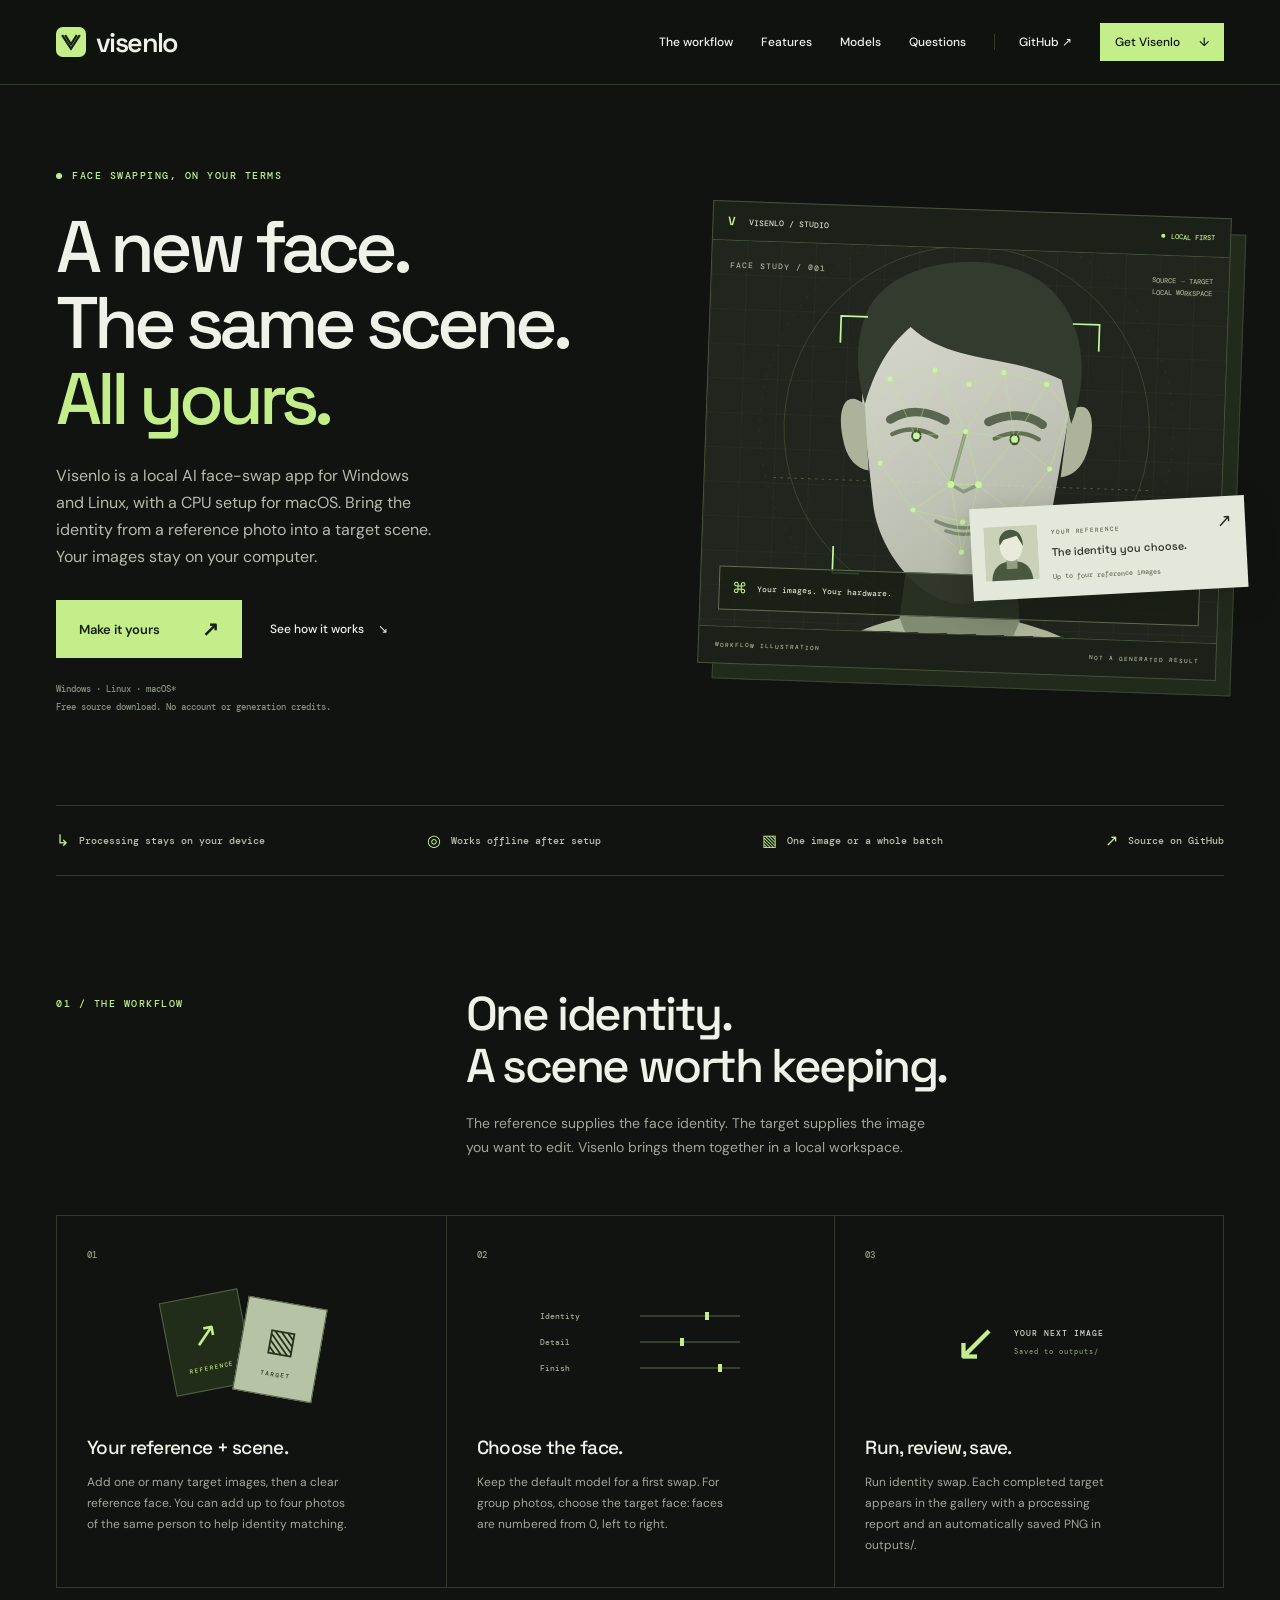
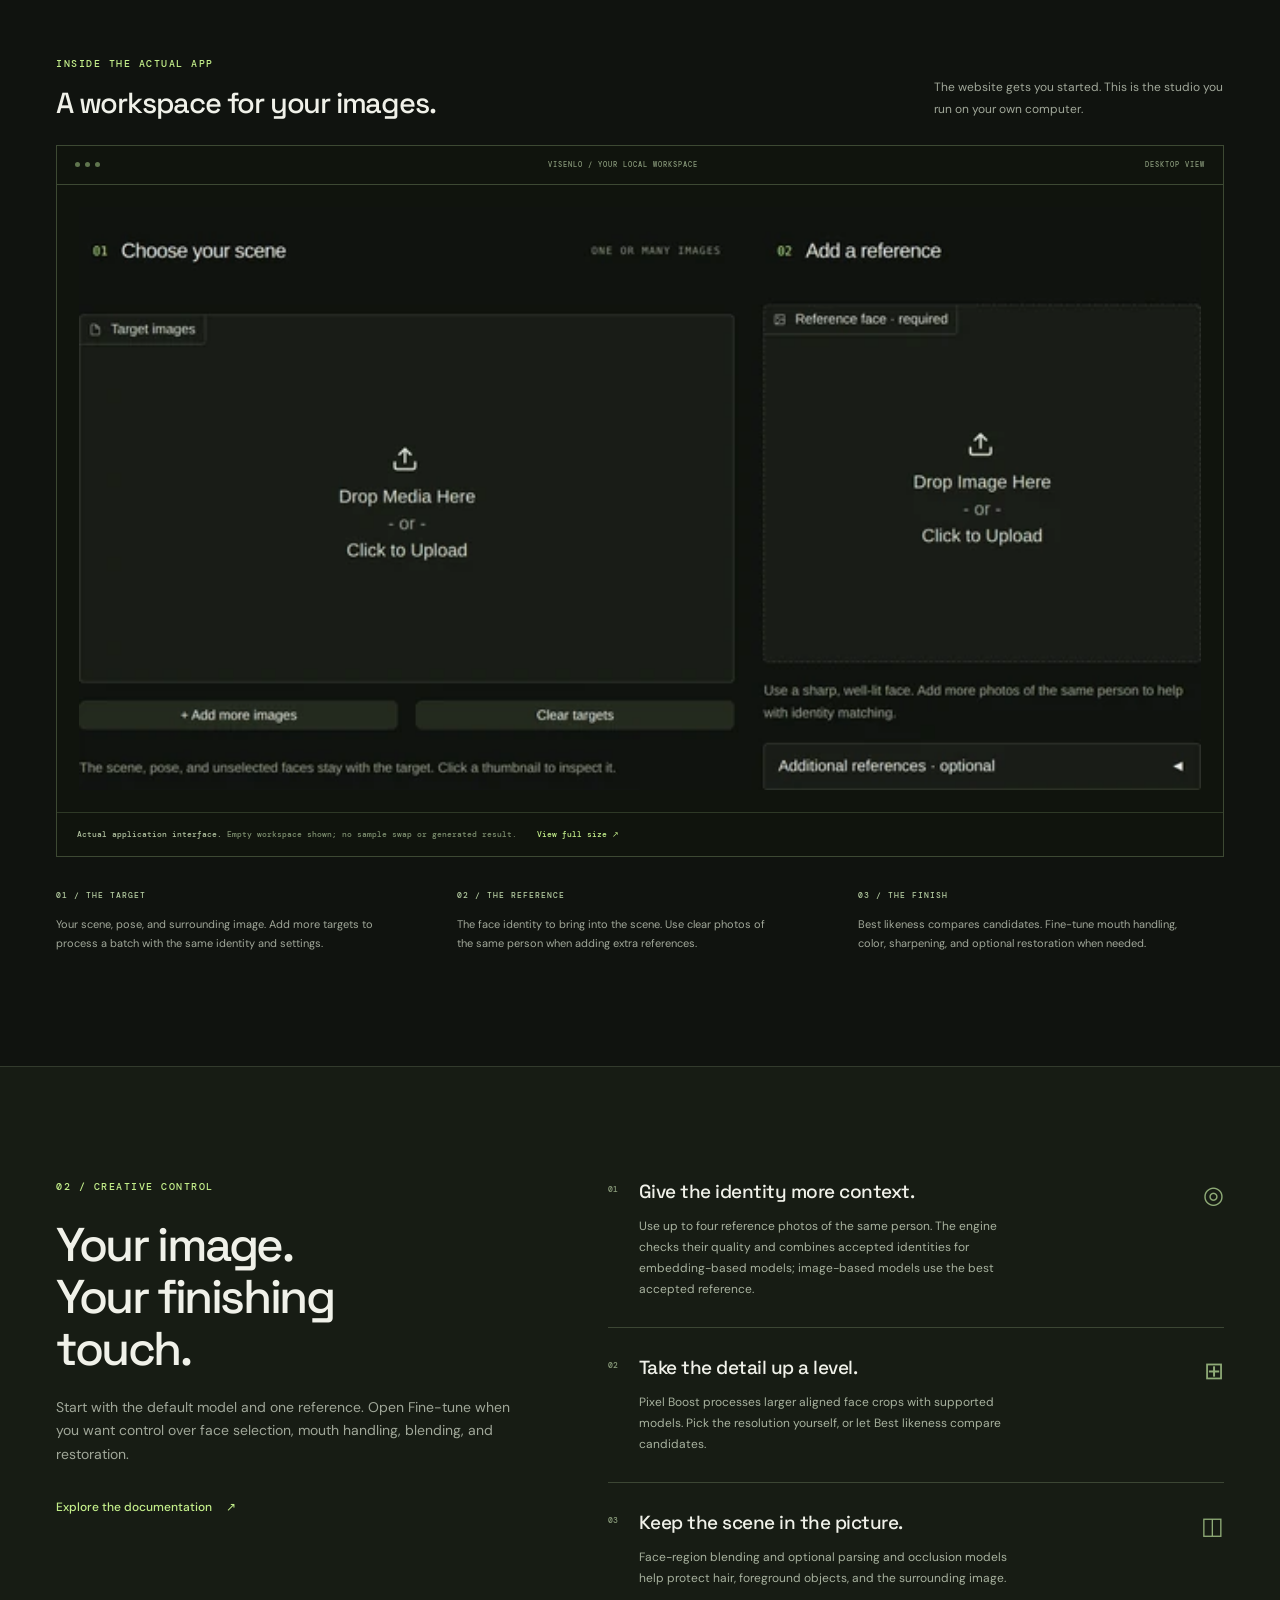
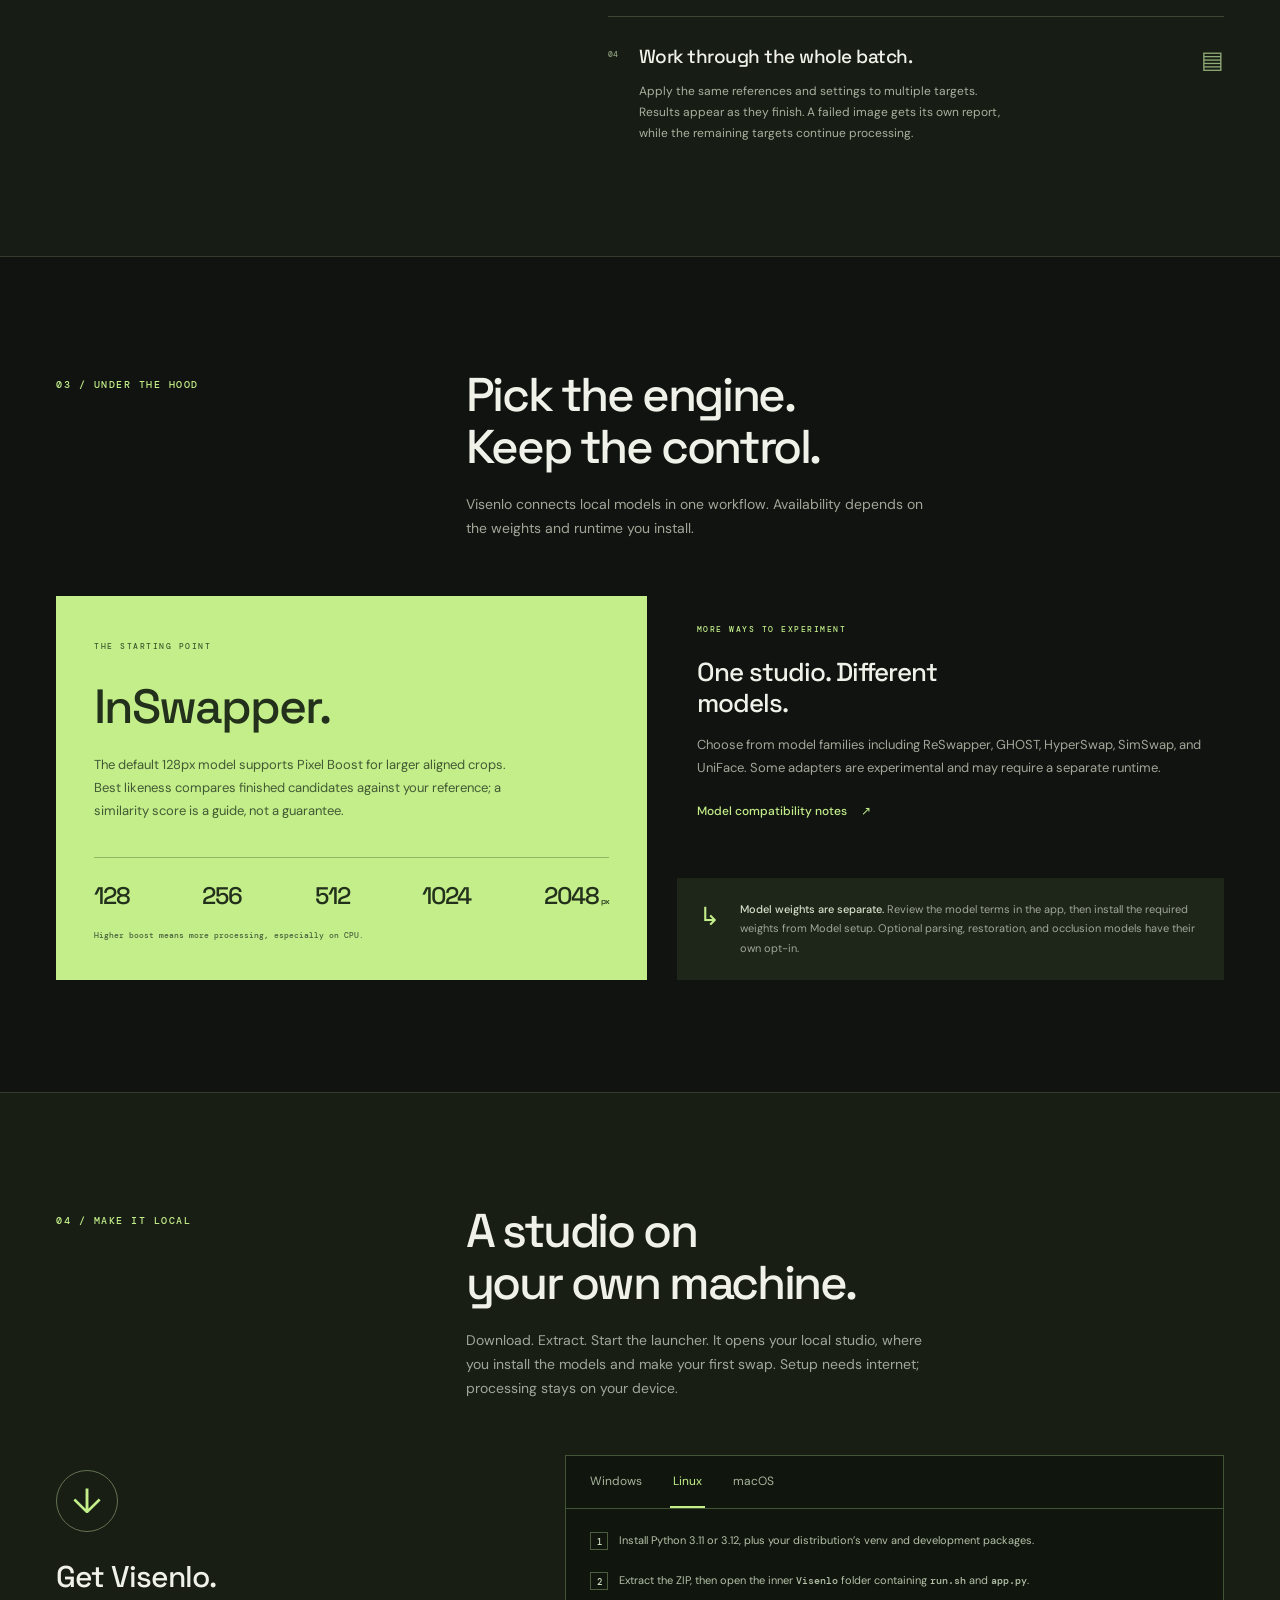
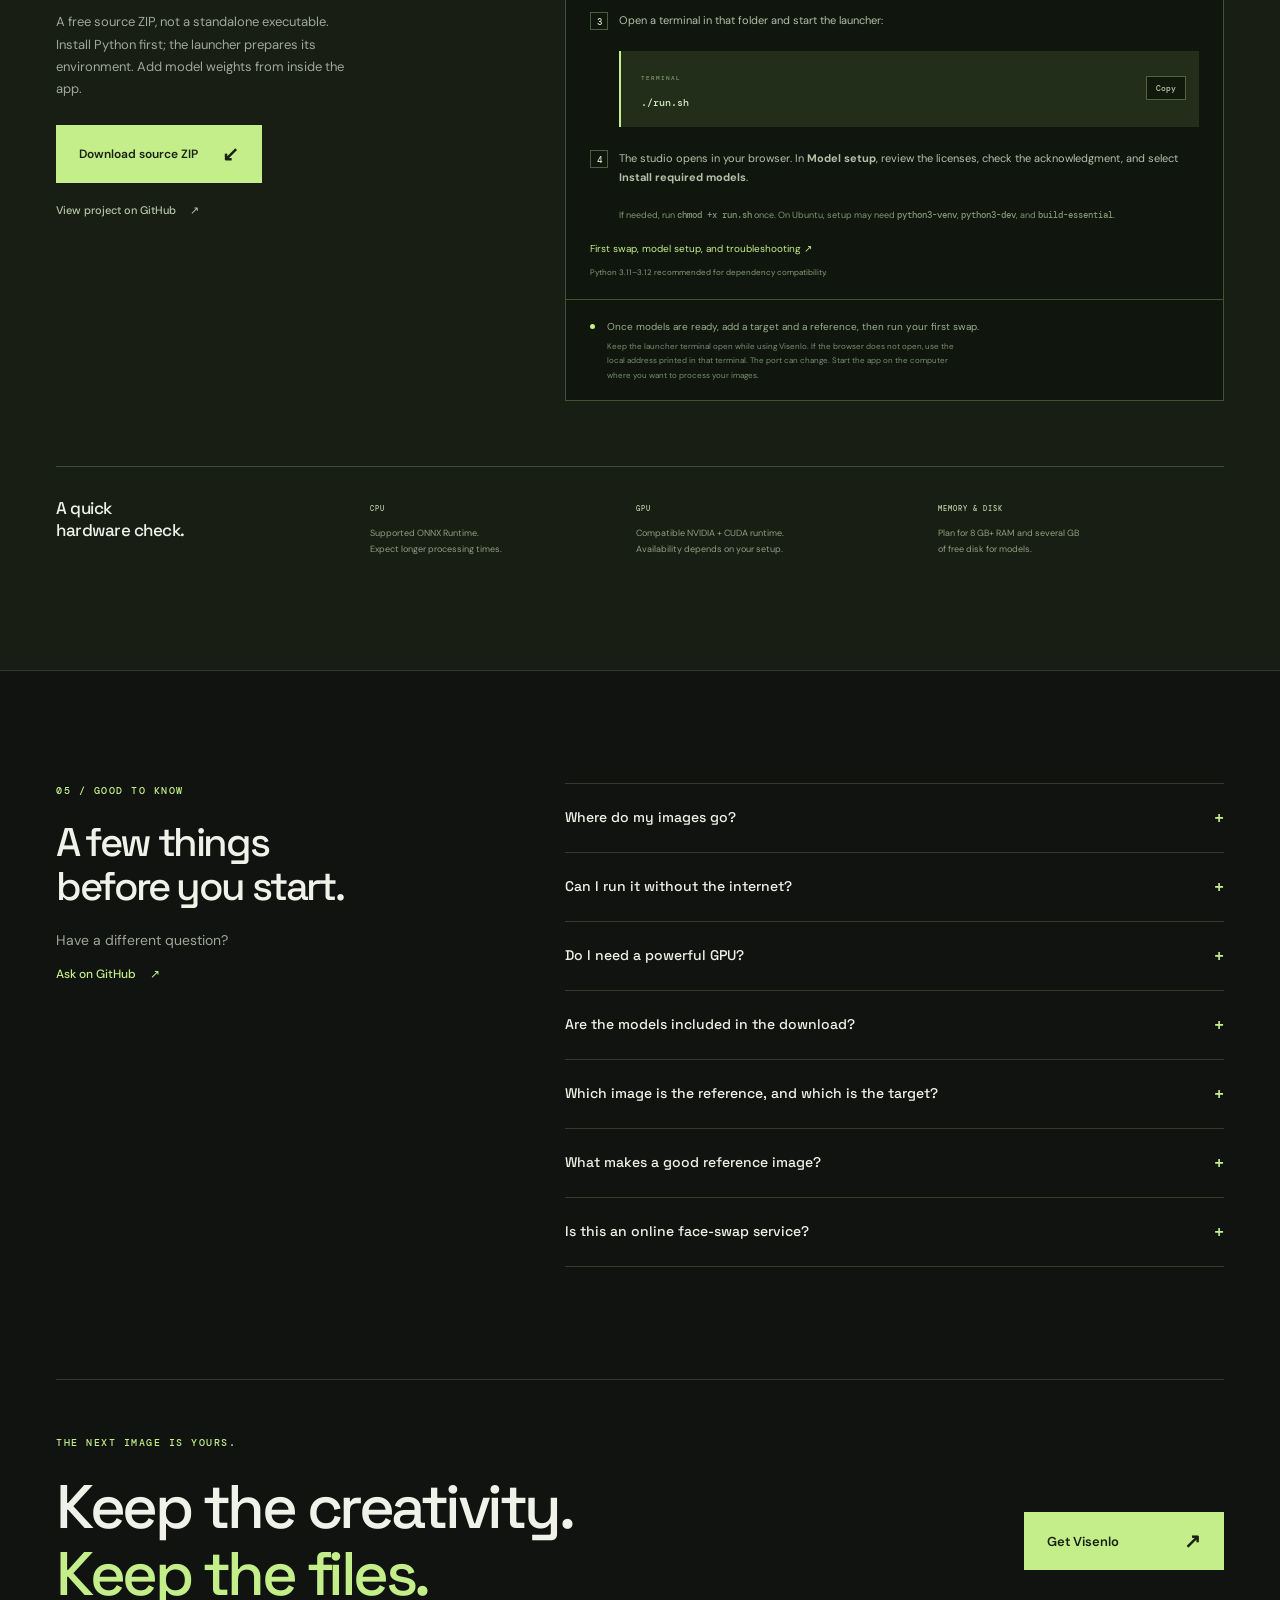
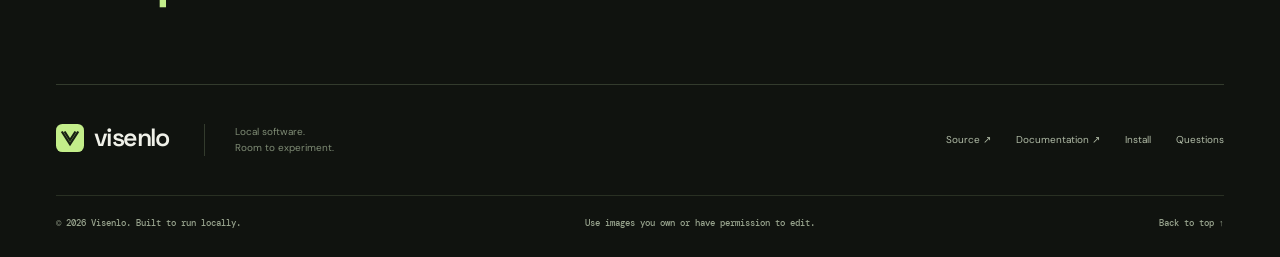
<file: index.html>
<!doctype html>
<html lang="en">
  <head>
    <meta charset="UTF-8" />
    <meta name="viewport" content="width=device-width, initial-scale=1.0" />
    <title>Visenlo | Local AI Face Swap for Windows &amp; Linux</title>
    <meta name="description" content="Run AI face swaps locally on Windows or Linux with Visenlo. Use up to four references, process batches, and work offline after installing the required models." />
    <meta name="author" content="Visenlo" />
    <meta name="robots" content="index, follow, max-image-preview:large" />
    <meta name="theme-color" content="#10130f" />
    <meta name="google-site-verification" content="0732bed172a36bf8" />
    <link rel="canonical" href="https://reactor-web-seven.vercel.app/" />
    <!-- Open Graph -->
    <meta property="og:type" content="website" />
    <meta property="og:site_name" content="Visenlo" />
    <meta property="og:title" content="Visenlo | Local AI Face Swap for Windows &amp; Linux" />
    <meta property="og:description" content="Run AI face swaps locally on Windows or Linux with Visenlo. Use up to four references, process batches, and work offline after installing the required models." />
    <meta property="og:url" content="https://reactor-web-seven.vercel.app/" />
    <meta property="og:image" content="https://reactor-web-seven.vercel.app/assets/social-card.png" />
    <meta property="og:image:width" content="1200" />
    <meta property="og:image:height" content="630" />
    <meta property="og:image:alt" content="Visenlo local studio with a face-landmark workflow illustration" />
    <meta property="og:locale" content="en_US" />
    <!-- Twitter -->
    <meta name="twitter:card" content="summary_large_image" />
    <meta name="twitter:title" content="Visenlo | Local AI Face Swap for Windows &amp; Linux" />
    <meta name="twitter:description" content="Run AI face swaps locally on Windows or Linux with Visenlo. Use up to four references, process batches, and work offline after installing the required models." />
    <meta name="twitter:image" content="https://reactor-web-seven.vercel.app/assets/social-card.png" />
    <meta name="twitter:image:alt" content="Visenlo local face-swap studio workflow illustration" />
    <link rel="icon" href="assets/mark.svg" type="image/svg+xml" />
    <link rel="preload" href="assets/space-grotesk.woff2" as="font" type="font/woff2" crossorigin />
    <link rel="stylesheet" href="styles.css" />
    <script src="site.js" defer></script>
    <script type="application/ld+json">
{
  "@context": "https://schema.org",
  "@graph": [
    {
      "@type": "Organization",
      "@id": "https://reactor-web-seven.vercel.app/#project",
      "name": "Visenlo",
      "url": "https://reactor-web-seven.vercel.app/",
      "logo": {
        "@type": "ImageObject",
        "url": "https://reactor-web-seven.vercel.app/assets/mark.svg"
      },
      "sameAs": [
        "https://github.com/Mevinb/Visenlo"
      ]
    },
    {
      "@type": "WebSite",
      "@id": "https://reactor-web-seven.vercel.app/#website",
      "url": "https://reactor-web-seven.vercel.app/",
      "name": "Visenlo",
      "inLanguage": "en",
      "publisher": {
        "@id": "https://reactor-web-seven.vercel.app/#project"
      }
    },
    {
      "@type": "ImageObject",
      "@id": "https://reactor-web-seven.vercel.app/#social-image",
      "url": "https://reactor-web-seven.vercel.app/assets/social-card.png",
      "width": 1200,
      "height": 630,
      "caption": "Visenlo local face-swap studio workflow illustration"
    },
    {
      "@type": "WebPage",
      "@id": "https://reactor-web-seven.vercel.app/#webpage",
      "url": "https://reactor-web-seven.vercel.app/",
      "name": "Visenlo | Local AI Face Swap for Windows & Linux",
      "description": "Run AI face swaps locally on Windows or Linux with Visenlo. Use up to four references, process batches, and work offline after installing the required models.",
      "inLanguage": "en",
      "isPartOf": {
        "@id": "https://reactor-web-seven.vercel.app/#website"
      },
      "primaryImageOfPage": {
        "@id": "https://reactor-web-seven.vercel.app/#social-image"
      },
      "mainEntity": {
        "@id": "https://reactor-web-seven.vercel.app/#software"
      }
    },
    {
      "@type": "SoftwareApplication",
      "@id": "https://reactor-web-seven.vercel.app/#software",
      "name": "Visenlo",
      "url": "https://reactor-web-seven.vercel.app/",
      "description": "A local AI face-swap application with up to four reference images, batch processing, and offline use after model setup.",
      "applicationCategory": "MultimediaApplication",
      "operatingSystem": "Windows, Linux, macOS",
      "runtimePlatform": "Python 3.11 or 3.12",
      "softwareRequirements": "Required model weights and a compatible ONNX Runtime installation. macOS uses CPU processing. GPU acceleration requires a supported NVIDIA and CUDA setup.",
      "downloadUrl": "https://reactor-web-seven.vercel.app/downloads/Visenlo.zip",
      "installUrl": "https://reactor-web-seven.vercel.app/#install",
      "image": "https://reactor-web-seven.vercel.app/assets/social-card.png",
      "publisher": {
        "@id": "https://reactor-web-seven.vercel.app/#project"
      },
      "offers": {
        "@type": "Offer",
        "price": "0",
        "priceCurrency": "USD",
        "url": "https://reactor-web-seven.vercel.app/#install"
      },
      "featureList": [
        "Local image processing",
        "Offline use after dependencies and models are installed",
        "Up to four identity reference images",
        "Batch face swaps",
        "Pixel Boost for supported models",
        "Optional restoration and occlusion masking"
      ]
    }
  ]
}
    </script>
  </head>
  <body id="top">
    <a class="skip-link" href="#main">Skip to content</a>
    <header class="site-header">
      <div class="shell header-inner">
        <a class="brand" href="#top" aria-label="Visenlo home"><img src="assets/mark.svg" width="30" height="30" alt="" />visenlo</a>
        <button class="menu-toggle" type="button" aria-controls="site-nav" aria-expanded="false">Menu <span aria-hidden="true">+</span></button>
        <nav id="site-nav" aria-label="Main navigation">
          <a href="#how">The workflow</a><a href="#features">Features</a><a href="#models">Models</a><a href="#faq">Questions</a>
          <a class="nav-source" href="https://github.com/Mevinb/Visenlo" target="_blank" rel="noopener noreferrer">GitHub <span aria-hidden="true">↗</span></a>
          <a class="nav-download" href="#install">Get Visenlo <span aria-hidden="true">↓</span></a>
        </nav>
      </div>
    </header>
    <main id="main">
      <section class="hero shell" aria-labelledby="hero-title">
        <div class="hero-copy">
          <p class="eyebrow"><span class="status-dot"></span> FACE SWAPPING, ON YOUR TERMS</p>
          <h1 id="hero-title">A new face.<br>The same scene.<br><em>All yours.</em></h1>
          <p class="hero-lede">Visenlo is a local AI face-swap app for Windows and Linux, with a CPU setup for macOS. Bring the identity from a reference photo into a target scene. Your images stay on your computer.</p>
          <div class="hero-actions"><a class="button primary" href="#install">Make it yours <span aria-hidden="true">↗</span></a><a class="text-link" href="#how">See how it works <span aria-hidden="true">↘</span></a></div>
          <div class="hero-meta"><span>Windows · Linux · macOS*</span><span>Free source download. No account or generation credits.</span></div>
        </div>
        <div class="studio-art" aria-label="Illustration of the Visenlo face-swap workflow">
          <div class="art-top"><span><span class="tiny-mark">V</span> VISENLO / STUDIO</span><span class="local-status"><span class="status-dot"></span> LOCAL FIRST</span></div>
          <div class="art-canvas"><img class="face-study" src="assets/face-study.svg" fetchpriority="high" decoding="async" alt="Original illustration of a face with a geometric landmark mesh" width="600" height="680" /><span class="canvas-label">FACE STUDY / 001</span><span class="canvas-coordinates">SOURCE → TARGET<br>LOCAL WORKSPACE</span><div class="canvas-tool"><span aria-hidden="true">⌘</span> Your images. Your hardware.</div></div>
          <div class="reference-card"><div class="reference-avatar" aria-hidden="true"><svg viewBox="0 0 100 100"><path fill="#c9d2b8" d="M0 0h100v100H0z"/><path fill="#4b5840" d="M12 100c2-26 17-35 38-35s36 9 38 35"/><path fill="#929f7f" d="M40 55h20v24H40z"/><ellipse fill="#e8eada" cx="50" cy="38" rx="21" ry="27"/><path fill="#4b5840" d="M29 35c-8-33 44-44 43 3L61 18 36 25z"/></svg></div><div><span class="eyebrow">YOUR REFERENCE</span><strong>The identity you choose.</strong><span>Up to four reference images</span></div><span class="reference-arrow" aria-hidden="true">↗</span></div>
          <div class="art-bottom"><span>WORKFLOW ILLUSTRATION</span><span>NOT A GENERATED RESULT</span></div>
        </div>
      </section>
      <div class="proof-strip shell" aria-label="Product highlights"><span><i aria-hidden="true">↳</i> Processing stays on your device</span><span><i aria-hidden="true">◎</i> Works offline after setup</span><span><i aria-hidden="true">▧</i> One image or a whole batch</span><span><i aria-hidden="true">↗</i> Source on GitHub</span></div>
      <section class="section shell" id="how" aria-labelledby="how-title">
        <div class="section-heading"><p class="eyebrow">01 / THE WORKFLOW</p><div><h2 id="how-title">One identity.<br>A scene worth keeping.</h2><p>The reference supplies the face identity. The target supplies the image you want to edit. Visenlo brings them together in a local workspace.</p></div></div>
        <div class="workflow-grid">
          <article class="workflow-step"><span class="step-number">01</span><div class="step-art art-input" aria-hidden="true"><span class="file-tile">↗<small>REFERENCE</small></span><span class="file-tile target-tile">▧<small>TARGET</small></span></div><h3>Your reference + scene.</h3><p>Add one or many target images, then a clear reference face. You can add up to four photos of the same person to help identity matching.</p></article>
          <article class="workflow-step"><span class="step-number">02</span><div class="step-art art-controls" aria-hidden="true"><span>Identity <i><b></b></i></span><span>Detail <i><b></b></i></span><span>Finish <i><b></b></i></span></div><h3>Choose the face.</h3><p>Keep the default model for a first swap. For group photos, choose the target face: faces are numbered from 0, left to right.</p></article>
          <article class="workflow-step"><span class="step-number">03</span><div class="step-art art-export" aria-hidden="true"><span>↙</span><div>YOUR NEXT IMAGE<small>Saved to outputs/</small></div></div><h3>Run, review, save.</h3><p>Run identity swap. Each completed target appears in the gallery with a processing report and an automatically saved PNG in outputs/.</p></article>
        </div>
        <div class="product-tour" id="studio" aria-labelledby="studio-title">
          <div class="tour-heading"><div><p class="eyebrow">INSIDE THE ACTUAL APP</p><h3 id="studio-title">A workspace for your images.</h3></div><p>The website gets you started. This is the studio you run on your own computer.</p></div>
          <figure class="workspace-figure"><div class="workspace-chrome"><span><i></i><i></i><i></i></span><span>VISENLO / YOUR LOCAL WORKSPACE</span><span>DESKTOP VIEW</span></div><a class="workspace-image-link" href="assets/studio-workspace.png" target="_blank" rel="noopener noreferrer" aria-label="View the actual Visenlo workspace screenshot at full size"><img src="assets/studio-workspace-1000.webp" srcset="assets/studio-workspace-640.webp 640w, assets/studio-workspace-1000.webp 1000w, assets/studio-workspace-1600.webp 1600w, assets/studio-workspace-2000.webp 2000w" sizes="(max-width: 620px) calc(100vw - 62px), (max-width: 850px) calc(100vw - 94px), (max-width: 1100px) calc(100vw - 116px), (max-width: 1392px) calc(100vw - 158px), 1234px" width="2000" height="1042" loading="lazy" decoding="async" alt="Actual empty Visenlo desktop workspace: target image uploads on the left and reference face upload on the right, with additional references collapsed" /></a><figcaption><span>Actual application interface.</span> Empty workspace shown; no sample swap or generated result. <a href="assets/studio-workspace.png" target="_blank" rel="noopener noreferrer">View full size ↗</a></figcaption></figure>
          <div class="tour-notes"><div><span>01 / THE TARGET</span><p>Your scene, pose, and surrounding image. Add more targets to process a batch with the same identity and settings.</p></div><div><span>02 / THE REFERENCE</span><p>The face identity to bring into the scene. Use clear photos of the same person when adding extra references.</p></div><div><span>03 / THE FINISH</span><p>Best likeness compares candidates. Fine-tune mouth handling, color, sharpening, and optional restoration when needed.</p></div></div>
        </div>
      </section>
      <section class="section features-section" id="features" aria-labelledby="features-title"><div class="shell feature-layout">
        <div class="feature-intro"><p class="eyebrow">02 / CREATIVE CONTROL</p><h2 id="features-title">Your image.<br>Your finishing<br>touch.</h2><p>Start with the default model and one reference. Open Fine-tune when you want control over face selection, mouth handling, blending, and restoration.</p><a class="text-link" href="https://github.com/Mevinb/Visenlo#readme" target="_blank" rel="noopener noreferrer">Explore the documentation <span aria-hidden="true">↗</span></a></div>
        <div class="feature-list"><article><span class="feature-no">01</span><div><h3>Give the identity more context.</h3><p>Use up to four reference photos of the same person. The engine checks their quality and combines accepted identities for embedding-based models; image-based models use the best accepted reference.</p></div><span class="feature-symbol" aria-hidden="true">◎</span></article><article><span class="feature-no">02</span><div><h3>Take the detail up a level.</h3><p>Pixel Boost processes larger aligned face crops with supported models. Pick the resolution yourself, or let Best likeness compare candidates.</p></div><span class="feature-symbol" aria-hidden="true">⊞</span></article><article><span class="feature-no">03</span><div><h3>Keep the scene in the picture.</h3><p>Face-region blending and optional parsing and occlusion models help protect hair, foreground objects, and the surrounding image.</p></div><span class="feature-symbol" aria-hidden="true">◫</span></article><article><span class="feature-no">04</span><div><h3>Work through the whole batch.</h3><p>Apply the same references and settings to multiple targets. Results appear as they finish. A failed image gets its own report, while the remaining targets continue processing.</p></div><span class="feature-symbol" aria-hidden="true">▤</span></article></div>
      </div></section>
      <section class="section shell" id="models" aria-labelledby="models-title"><div class="section-heading"><p class="eyebrow">03 / UNDER THE HOOD</p><div><h2 id="models-title">Pick the engine.<br>Keep the control.</h2><p>Visenlo connects local models in one workflow. Availability depends on the weights and runtime you install.</p></div></div>
        <div class="model-layout"><div class="model-primary"><span class="eyebrow">THE STARTING POINT</span><h3>InSwapper.</h3><p>The default 128px model supports Pixel Boost for larger aligned crops. Best likeness compares finished candidates against your reference; a similarity score is a guide, not a guarantee.</p><div class="resolution-list"><span>128</span><span>256</span><span>512</span><span>1024</span><span>2048<small>px</small></span></div><span class="model-footnote">Higher boost means more processing, especially on CPU.</span></div><div class="model-secondary"><article><span class="eyebrow">MORE WAYS TO EXPERIMENT</span><h3>One studio. Different models.</h3><p>Choose from model families including ReSwapper, GHOST, HyperSwap, SimSwap, and UniFace. Some adapters are experimental and may require a separate runtime.</p><a class="text-link" href="model-guide.html" >Model compatibility notes <span aria-hidden="true">↗</span></a></article><article class="model-note"><span aria-hidden="true">↳</span><p><strong>Model weights are separate.</strong> Review the model terms in the app, then install the required weights from Model setup. Optional parsing, restoration, and occlusion models have their own opt-in.</p></article></div></div>
      </section>
      <section class="section install-section" id="install" aria-labelledby="install-title"><div class="shell"><div class="section-heading"><p class="eyebrow">04 / MAKE IT LOCAL</p><div><h2 id="install-title">A studio on<br>your own machine.</h2><p>Download. Extract. Start the launcher. It opens your local studio, where you install the models and make your first swap. Setup needs internet; processing stays on your device.</p></div></div>
        <div class="install-layout"><div class="download-block"><span class="download-icon" aria-hidden="true">↓</span><h3>Get Visenlo.</h3><p>A free source ZIP, not a standalone executable. Install Python first; the launcher prepares its environment. Add model weights from inside the app.</p><a id="primary-download" class="button primary" href="downloads/Visenlo.zip" download>Download source ZIP <span aria-hidden="true">↙</span></a><a class="text-link" href="https://github.com/Mevinb/Visenlo" target="_blank" rel="noopener noreferrer">View project on GitHub <span aria-hidden="true">↗</span></a></div>
        <div class="setup-block"><div class="tab-list" role="tablist" aria-label="Installation platform"><button class="tab active" role="tab" type="button" id="windows-tab" aria-controls="windows-panel" aria-selected="true" data-panel="windows-panel">Windows</button><button class="tab" role="tab" type="button" id="linux-tab" aria-controls="linux-panel" aria-selected="false" tabindex="-1" data-panel="linux-panel">Linux</button><button class="tab" role="tab" type="button" id="mac-tab" aria-controls="mac-panel" aria-selected="false" tabindex="-1" data-panel="mac-panel">macOS</button></div>
        <div class="install-panel active" id="windows-panel" role="tabpanel" aria-labelledby="windows-tab" tabindex="0">
          <p><span class="instruction-number">1</span> Install <a href="https://www.python.org/downloads/" target="_blank" rel="noopener noreferrer">Python 3.11 or 3.12 ↗</a> and select “Add Python to PATH.”</p>
          <p><span class="instruction-number">2</span> Extract the ZIP, then open the inner <code>Visenlo</code> folder containing <code>run.bat</code> and <code>app.py</code>.</p>
          <p><span class="instruction-number">3</span> Open a terminal in that folder and start the launcher:</p>
          <div class="code-block"><span class="code-label">POWERSHELL</span><pre><code>.\run.bat</code></pre><button class="copy" type="button" data-copy=".\run.bat" aria-label="Copy Windows launch command">Copy</button></div>
          <p><span class="instruction-number">4</span> The studio opens in your browser. In <strong>Model setup</strong>, review the licenses, check the acknowledgment, and select <strong>Install required models</strong>.</p>
          <p class="platform-note">You can double-click <code>run.bat</code> instead. If InsightFace needs compiling, install Visual Studio Build Tools with C++ support.</p>
        </div>
        <div class="install-panel" id="linux-panel" role="tabpanel" aria-labelledby="linux-tab" tabindex="0" hidden>
          <p><span class="instruction-number">1</span> Install Python 3.11 or 3.12, plus your distribution’s venv and development packages.</p>
          <p><span class="instruction-number">2</span> Extract the ZIP, then open the inner <code>Visenlo</code> folder containing <code>run.sh</code> and <code>app.py</code>.</p>
          <p><span class="instruction-number">3</span> Open a terminal in that folder and start the launcher:</p>
          <div class="code-block"><span class="code-label">TERMINAL</span><pre><code>./run.sh</code></pre><button class="copy" type="button" data-copy="./run.sh" aria-label="Copy Linux launch command">Copy</button></div>
          <p><span class="instruction-number">4</span> The studio opens in your browser. In <strong>Model setup</strong>, review the licenses, check the acknowledgment, and select <strong>Install required models</strong>.</p>
          <p class="platform-note">If needed, run <code>chmod +x run.sh</code> once. On Ubuntu, setup may need <code>python3-venv</code>, <code>python3-dev</code>, and <code>build-essential</code>.</p>
        </div>
        <div class="install-panel" id="mac-panel" role="tabpanel" aria-labelledby="mac-tab" tabindex="0" hidden>
          <p><span class="instruction-number">1</span> Install Python 3.11 or 3.12 and the Xcode command line tools.</p>
          <p><span class="instruction-number">2</span> Extract the ZIP, then open the inner <code>Visenlo</code> folder containing <code>run.sh</code> and <code>app.py</code>.</p>
          <p><span class="instruction-number">3</span> Open a terminal in that folder and start the launcher:</p>
          <div class="code-block"><span class="code-label">TERMINAL</span><pre><code>./run.sh</code></pre><button class="copy" type="button" data-copy="./run.sh" aria-label="Copy macOS launch command">Copy</button></div>
          <p><span class="instruction-number">4</span> The studio opens in your browser. In <strong>Model setup</strong>, review the licenses, check the acknowledgment, and select <strong>Install required models</strong>.</p>
          <p class="platform-note">If needed, run <code>chmod +x run.sh</code> once. *macOS uses CPU processing with a compatible ONNX Runtime installation; it does not use CUDA.</p>
        </div>
        <div class="setup-guide-link"><a href="model-guide.html">First swap, model setup, and troubleshooting <span aria-hidden="true">↗</span></a><span>Python 3.11–3.12 recommended for dependency compatibility.</span></div><div class="setup-footer"><span class="status-dot"></span><span>Once models are ready, add a target and a reference, then run your first swap.<small>Keep the launcher terminal open while using Visenlo. If the browser does not open, use the local address printed in that terminal. The port can change. Start the app on the computer where you want to process your images.</small></span></div></div></div>
        <div class="requirements" id="requirements"><h3>A quick hardware check.</h3><div><span>CPU</span><p>Supported ONNX Runtime.<br>Expect longer processing times.</p></div><div><span>GPU</span><p>Compatible NVIDIA + CUDA runtime.<br>Availability depends on your setup.</p></div><div><span>MEMORY &amp; DISK</span><p>Plan for 8 GB+ RAM and several GB<br>of free disk for models.</p></div></div>
      </div></section>
      <section class="section shell faq-section" id="faq" aria-labelledby="faq-title"><div class="faq-intro"><p class="eyebrow">05 / GOOD TO KNOW</p><h2 id="faq-title">A few things<br>before you start.</h2><p>Have a different question?<br><a class="text-link" href="https://github.com/Mevinb/Visenlo/issues" target="_blank" rel="noopener noreferrer">Ask on GitHub <span aria-hidden="true">↗</span></a></p></div><div class="faq-list"><details><summary>Where do my images go?</summary><p>The installed app processes images on your own computer and saves completed PNGs in its <code>outputs/</code> folder. This promotional website has no image uploader. Keep the app bound to its default loopback address for use on your own machine.</p></details><details><summary>Can I run it without the internet?</summary><p>Yes, after the software, dependencies, and required model weights are installed. Complete model setup while online, then use the local app offline.</p></details><details><summary>Do I need a powerful GPU?</summary><p>A compatible NVIDIA GPU can accelerate inference. CPU processing is also available, but larger boost settings, restoration, and automatic candidate comparisons can take substantially longer. Exact performance depends on your machine and settings.</p></details><details><summary>Are the models included in the download?</summary><p>No. The download contains application source. Start the app, open Model setup, review the model licenses, and choose Install required models. Optional finishing models have a separate checkbox. The setup report shows progress and readiness updates when installation finishes.</p></details><details><summary>Which image is the reference, and which is the target?</summary><p>The reference supplies the face identity. The target is the photo whose scene you want to keep. Add the target under Choose your scene and the identity photo under Add a reference. With several target faces, open Fine-tune to choose the face index, numbered from 0, left to right.</p></details><details><summary>What makes a good reference image?</summary><p>Use a clear, well-lit photo with a visible face. If you add multiple references, use photos of the same person. Strong occlusion, extreme angles, and very small faces can reduce quality. Only edit images you own or have permission to use.</p></details><details><summary>Is this an online face-swap service?</summary><p>No. Visenlo is software you install and run locally. The website introduces the project and links to the source download. You do not upload photos here or buy credits to process images.</p></details></div></section>
      <section class="closing shell"><p class="eyebrow">THE NEXT IMAGE IS YOURS.</p><div><h2>Keep the creativity.<br><em>Keep the files.</em></h2><a class="button primary" href="#install">Get Visenlo <span aria-hidden="true">↗</span></a></div></section>
    </main>
    <footer class="shell"><div class="footer-main"><a class="brand" href="#top"><img src="assets/mark.svg" width="28" height="28" alt="" />visenlo</a><p>Local software.<br>Room to experiment.</p><nav aria-label="Footer navigation"><a href="https://github.com/Mevinb/Visenlo" target="_blank" rel="noopener noreferrer">Source ↗</a><a href="https://github.com/Mevinb/Visenlo#readme" target="_blank" rel="noopener noreferrer">Documentation ↗</a><a href="#install">Install</a><a href="#faq">Questions</a></nav></div><div class="footer-bottom"><span>© <span id="year">2026</span> Visenlo. Built to run locally.</span><span>Use images you own or have permission to edit.</span><a href="#top">Back to top ↑</a></div></footer>
    <div id="copy-status" class="sr-only" role="status" aria-live="polite"></div>
  </body>
</html>
</file>
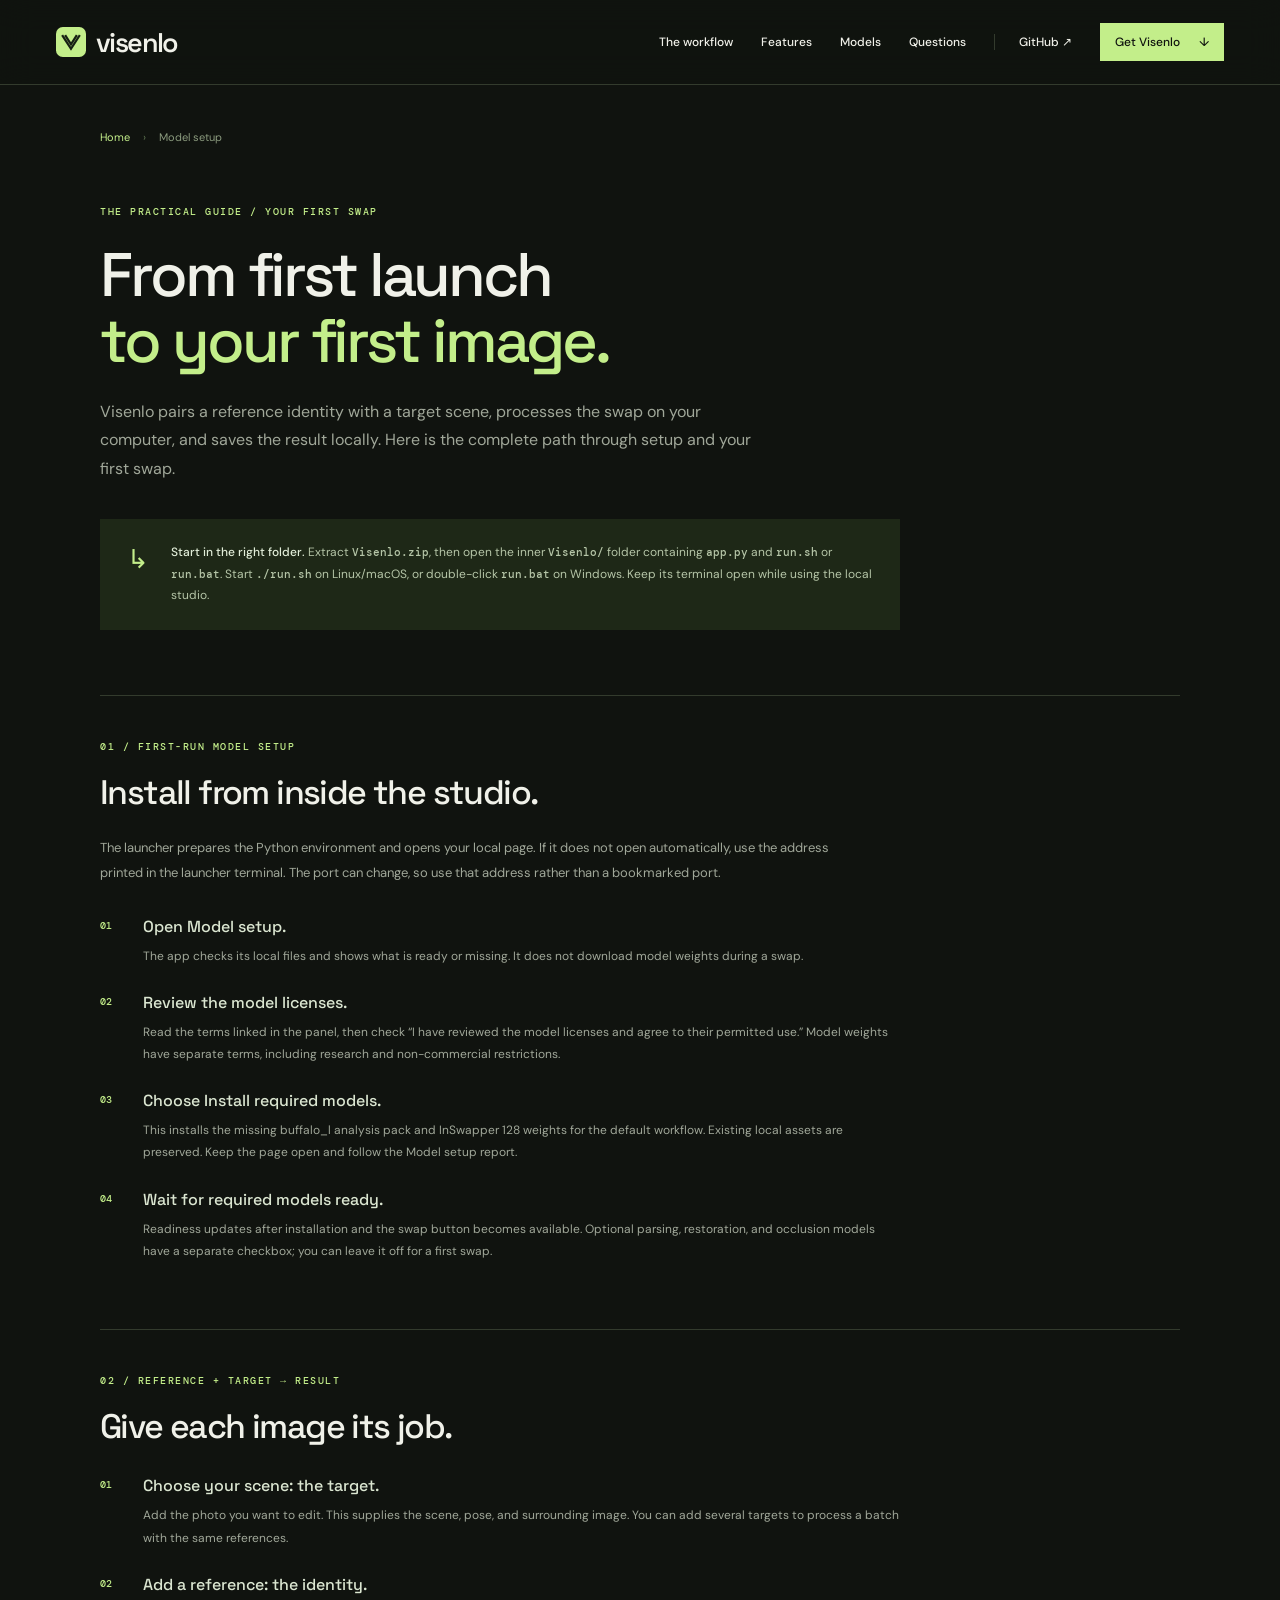
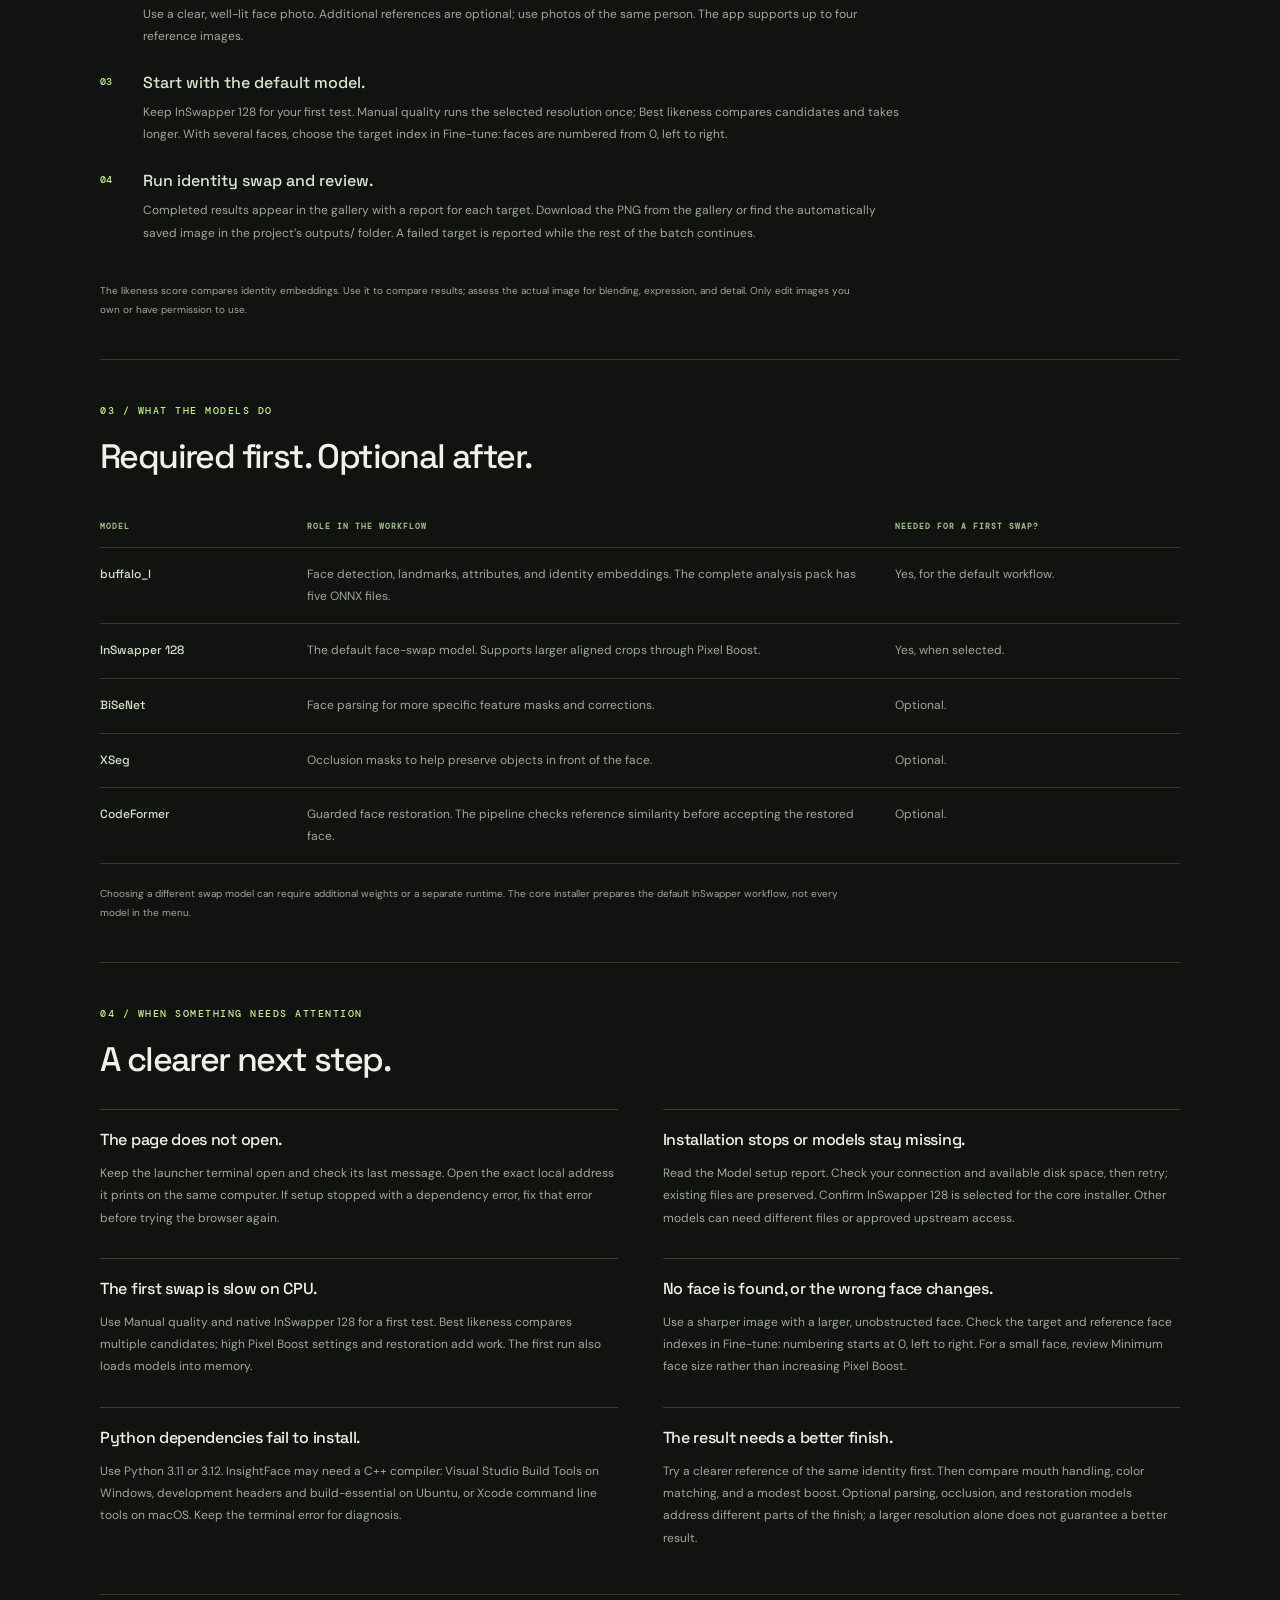
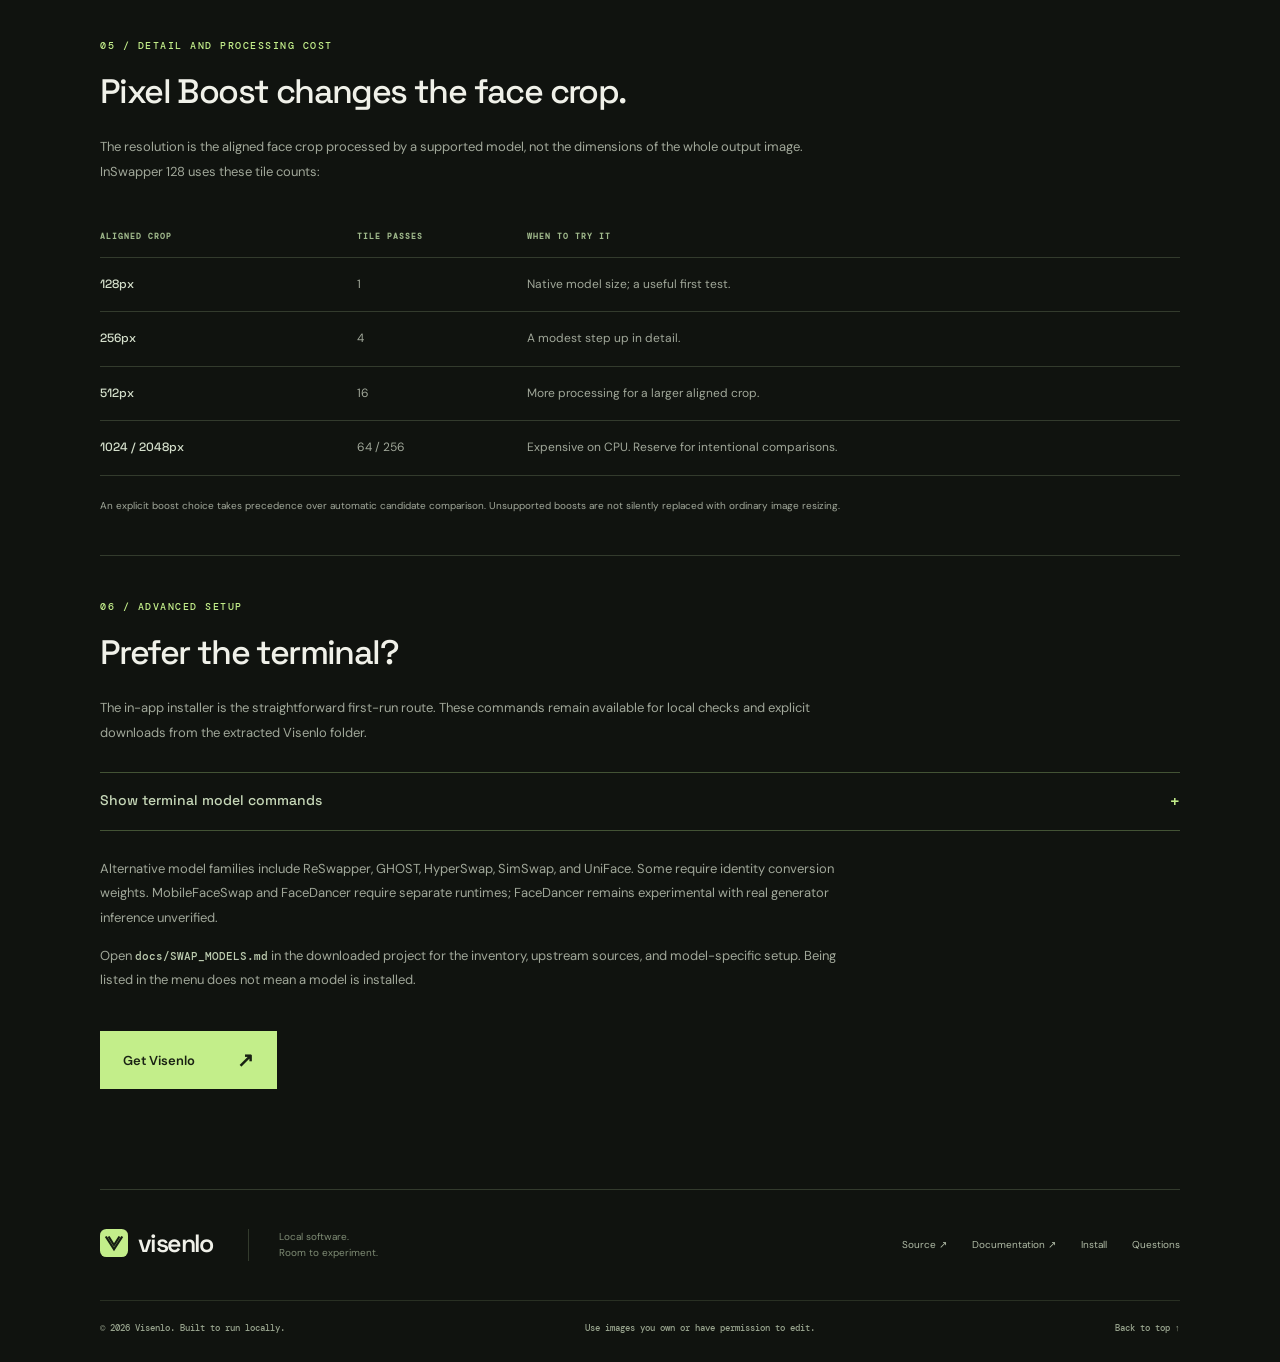
<file: model-guide.html>
<!doctype html>
<html lang="en">
  <head>
    <meta charset="UTF-8" />
    <meta name="viewport" content="width=device-width, initial-scale=1.0" />
    <title>Visenlo Setup Guide: Models, Installation &amp; Troubleshooting</title>
    <meta name="description" content="Install Visenlo face-swap models on Windows, Linux, or macOS. Follow required-weight setup, Pixel Boost advice, and fixes for common local processing issues." />
    <meta name="author" content="Visenlo" />
    <meta name="robots" content="index, follow, max-image-preview:large" />
    <meta name="theme-color" content="#10130f" />
    <meta name="google-site-verification" content="0732bed172a36bf8" />
    <link rel="canonical" href="https://reactor-web-seven.vercel.app/model-guide.html" />
    <!-- Open Graph -->
    <meta property="og:type" content="article" />
    <meta property="og:site_name" content="Visenlo" />
    <meta property="og:title" content="Visenlo Setup Guide: Models, Installation &amp; Troubleshooting" />
    <meta property="og:description" content="Install Visenlo face-swap models on Windows, Linux, or macOS. Follow required-weight setup, Pixel Boost advice, and fixes for common local processing issues." />
    <meta property="og:url" content="https://reactor-web-seven.vercel.app/model-guide.html" />
    <meta property="og:image" content="https://reactor-web-seven.vercel.app/assets/social-card.png" />
    <meta property="og:image:width" content="1200" />
    <meta property="og:image:height" content="630" />
    <meta property="og:image:alt" content="Visenlo local studio with a face-landmark workflow illustration" />
    <meta property="og:locale" content="en_US" />
    <!-- Twitter -->
    <meta name="twitter:card" content="summary_large_image" />
    <meta name="twitter:title" content="Visenlo Setup Guide: Models, Installation &amp; Troubleshooting" />
    <meta name="twitter:description" content="Install Visenlo face-swap models on Windows, Linux, or macOS. Follow required-weight setup, Pixel Boost advice, and fixes for common local processing issues." />
    <meta name="twitter:image" content="https://reactor-web-seven.vercel.app/assets/social-card.png" />
    <meta name="twitter:image:alt" content="Visenlo local face-swap studio workflow illustration" />
    <link rel="icon" href="assets/mark.svg" type="image/svg+xml" />
    <link rel="preload" href="assets/space-grotesk.woff2" as="font" type="font/woff2" crossorigin />
    <link rel="stylesheet" href="styles.css" />
    <script src="site.js" defer></script>
    <script type="application/ld+json">
{
  "@context": "https://schema.org",
  "@graph": [
    {
      "@type": "Organization",
      "@id": "https://reactor-web-seven.vercel.app/#project",
      "name": "Visenlo",
      "url": "https://reactor-web-seven.vercel.app/",
      "logo": {
        "@type": "ImageObject",
        "url": "https://reactor-web-seven.vercel.app/assets/mark.svg"
      },
      "sameAs": [
        "https://github.com/Mevinb/Visenlo"
      ]
    },
    {
      "@type": "WebSite",
      "@id": "https://reactor-web-seven.vercel.app/#website",
      "url": "https://reactor-web-seven.vercel.app/",
      "name": "Visenlo",
      "inLanguage": "en",
      "publisher": {
        "@id": "https://reactor-web-seven.vercel.app/#project"
      }
    },
    {
      "@type": "ImageObject",
      "@id": "https://reactor-web-seven.vercel.app/#social-image",
      "url": "https://reactor-web-seven.vercel.app/assets/social-card.png",
      "width": 1200,
      "height": 630,
      "caption": "Visenlo local face-swap studio workflow illustration"
    },
    {
      "@type": "WebPage",
      "@id": "https://reactor-web-seven.vercel.app/model-guide.html#webpage",
      "url": "https://reactor-web-seven.vercel.app/model-guide.html",
      "name": "Visenlo Setup Guide: Models, Installation & Troubleshooting",
      "description": "Install Visenlo face-swap models on Windows, Linux, or macOS. Follow required-weight setup, Pixel Boost advice, and fixes for common local processing issues.",
      "inLanguage": "en",
      "isPartOf": {
        "@id": "https://reactor-web-seven.vercel.app/#website"
      },
      "primaryImageOfPage": {
        "@id": "https://reactor-web-seven.vercel.app/#social-image"
      },
      "mainEntity": {
        "@id": "https://reactor-web-seven.vercel.app/model-guide.html#guide"
      },
      "breadcrumb": {
        "@id": "https://reactor-web-seven.vercel.app/model-guide.html#breadcrumb"
      }
    },
    {
      "@type": "TechArticle",
      "@id": "https://reactor-web-seven.vercel.app/model-guide.html#guide",
      "headline": "Visenlo model setup and troubleshooting guide",
      "description": "Install Visenlo face-swap models on Windows, Linux, or macOS. Follow required-weight setup, Pixel Boost advice, and fixes for common local processing issues.",
      "url": "https://reactor-web-seven.vercel.app/model-guide.html",
      "inLanguage": "en",
      "mainEntityOfPage": {
        "@id": "https://reactor-web-seven.vercel.app/model-guide.html#webpage"
      },
      "author": {
        "@id": "https://reactor-web-seven.vercel.app/#project"
      },
      "publisher": {
        "@id": "https://reactor-web-seven.vercel.app/#project"
      },
      "about": {
        "@id": "https://reactor-web-seven.vercel.app/#software"
      },
      "image": "https://reactor-web-seven.vercel.app/assets/social-card.png",
      "dateModified": "2026-10-31"
    },
    {
      "@type": "BreadcrumbList",
      "@id": "https://reactor-web-seven.vercel.app/model-guide.html#breadcrumb",
      "itemListElement": [
        {
          "@type": "ListItem",
          "position": 1,
          "name": "Visenlo",
          "item": "https://reactor-web-seven.vercel.app/"
        },
        {
          "@type": "ListItem",
          "position": 2,
          "name": "Model setup guide",
          "item": "https://reactor-web-seven.vercel.app/model-guide.html"
        }
      ]
    }
  ]
}
    </script>
  </head>
  <body id="top" class="guide-page">
    <a class="skip-link" href="#main">Skip to content</a>
    <header class="site-header">
      <div class="shell header-inner">
        <a class="brand" href="index.html" aria-label="Visenlo home"><img src="assets/mark.svg" width="30" height="30" alt="" />visenlo</a>
        <button class="menu-toggle" type="button" aria-controls="site-nav" aria-expanded="false">Menu <span aria-hidden="true">+</span></button>
        <nav id="site-nav" aria-label="Main navigation">
          <a href="index.html#how">The workflow</a><a href="index.html#features">Features</a><a href="index.html#models">Models</a><a href="index.html#faq">Questions</a>
          <a class="nav-source" href="https://github.com/Mevinb/Visenlo" target="_blank" rel="noopener noreferrer">GitHub <span aria-hidden="true">↗</span></a>
          <a class="nav-download" href="index.html#install">Get Visenlo <span aria-hidden="true">↓</span></a>
        </nav>
      </div>
    </header>
    <main id="main" class="shell guide-main">
      <nav class="guide-breadcrumb" aria-label="Breadcrumb"><ol><li><a href="index.html">Home</a></li><li aria-current="page">Model setup</li></ol></nav>
      <p class="eyebrow">THE PRACTICAL GUIDE / YOUR FIRST SWAP</p>
      <h1>From first launch<br><em>to your first image.</em></h1>
      <p class="guide-lede">Visenlo pairs a reference identity with a target scene, processes the swap on your computer, and saves the result locally. Here is the complete path through setup and your first swap.</p>
      <div class="guide-note"><span aria-hidden="true">↳</span><p><strong>Start in the right folder.</strong> Extract <code>Visenlo.zip</code>, then open the inner <code>Visenlo/</code> folder containing <code>app.py</code> and <code>run.sh</code> or <code>run.bat</code>. Start <code>./run.sh</code> on Linux/macOS, or double-click <code>run.bat</code> on Windows. Keep its terminal open while using the local studio.</p></div>
      <section class="guide-section" aria-labelledby="setup-title"><p class="eyebrow">01 / FIRST-RUN MODEL SETUP</p><h2 id="setup-title">Install from inside the studio.</h2><p>The launcher prepares the Python environment and opens your local page. If it does not open automatically, use the address printed in the launcher terminal. The port can change, so use that address rather than a bookmarked port.</p>
        <ol class="guide-steps"><li><strong>Open Model setup.</strong><span>The app checks its local files and shows what is ready or missing. It does not download model weights during a swap.</span></li><li><strong>Review the model licenses.</strong><span>Read the terms linked in the panel, then check “I have reviewed the model licenses and agree to their permitted use.” Model weights have separate terms, including research and non-commercial restrictions.</span></li><li><strong>Choose Install required models.</strong><span>This installs the missing buffalo_l analysis pack and InSwapper 128 weights for the default workflow. Existing local assets are preserved. Keep the page open and follow the Model setup report.</span></li><li><strong>Wait for required models ready.</strong><span>Readiness updates after installation and the swap button becomes available. Optional parsing, restoration, and occlusion models have a separate checkbox; you can leave it off for a first swap.</span></li></ol>
      </section>
      <section class="guide-section" aria-labelledby="first-swap-title"><p class="eyebrow">02 / REFERENCE + TARGET → RESULT</p><h2 id="first-swap-title">Give each image its job.</h2><ol class="guide-steps"><li><strong>Choose your scene: the target.</strong><span>Add the photo you want to edit. This supplies the scene, pose, and surrounding image. You can add several targets to process a batch with the same references.</span></li><li><strong>Add a reference: the identity.</strong><span>Use a clear, well-lit face photo. Additional references are optional; use photos of the same person. The app supports up to four reference images.</span></li><li><strong>Start with the default model.</strong><span>Keep InSwapper 128 for your first test. Manual quality runs the selected resolution once; Best likeness compares candidates and takes longer. With several faces, choose the target index in Fine-tune: faces are numbered from 0, left to right.</span></li><li><strong>Run identity swap and review.</strong><span>Completed results appear in the gallery with a report for each target. Download the PNG from the gallery or find the automatically saved image in the project’s outputs/ folder. A failed target is reported while the rest of the batch continues.</span></li></ol><p class="guide-caption">The likeness score compares identity embeddings. Use it to compare results; assess the actual image for blending, expression, and detail. Only edit images you own or have permission to use.</p></section>
      <section class="guide-section" aria-labelledby="essential-title"><p class="eyebrow">03 / WHAT THE MODELS DO</p><h2 id="essential-title">Required first. Optional after.</h2><div class="guide-table-wrap"><table><thead><tr><th>Model</th><th>Role in the workflow</th><th>Needed for a first swap?</th></tr></thead><tbody><tr><th scope="row">buffalo_l</th><td>Face detection, landmarks, attributes, and identity embeddings. The complete analysis pack has five ONNX files.</td><td>Yes, for the default workflow.</td></tr><tr><th scope="row">InSwapper 128</th><td>The default face-swap model. Supports larger aligned crops through Pixel Boost.</td><td>Yes, when selected.</td></tr><tr><th scope="row">BiSeNet</th><td>Face parsing for more specific feature masks and corrections.</td><td>Optional.</td></tr><tr><th scope="row">XSeg</th><td>Occlusion masks to help preserve objects in front of the face.</td><td>Optional.</td></tr><tr><th scope="row">CodeFormer</th><td>Guarded face restoration. The pipeline checks reference similarity before accepting the restored face.</td><td>Optional.</td></tr></tbody></table></div><p class="guide-caption">Choosing a different swap model can require additional weights or a separate runtime. The core installer prepares the default InSwapper workflow, not every model in the menu.</p></section>
      <section class="guide-section" aria-labelledby="troubleshooting-title"><p class="eyebrow">04 / WHEN SOMETHING NEEDS ATTENTION</p><h2 id="troubleshooting-title">A clearer next step.</h2><div class="guide-troubleshooting"><article><h3>The page does not open.</h3><p>Keep the launcher terminal open and check its last message. Open the exact local address it prints on the same computer. If setup stopped with a dependency error, fix that error before trying the browser again.</p></article><article><h3>Installation stops or models stay missing.</h3><p>Read the Model setup report. Check your connection and available disk space, then retry; existing files are preserved. Confirm InSwapper 128 is selected for the core installer. Other models can need different files or approved upstream access.</p></article><article><h3>The first swap is slow on CPU.</h3><p>Use Manual quality and native InSwapper 128 for a first test. Best likeness compares multiple candidates; high Pixel Boost settings and restoration add work. The first run also loads models into memory.</p></article><article><h3>No face is found, or the wrong face changes.</h3><p>Use a sharper image with a larger, unobstructed face. Check the target and reference face indexes in Fine-tune: numbering starts at 0, left to right. For a small face, review Minimum face size rather than increasing Pixel Boost.</p></article><article><h3>Python dependencies fail to install.</h3><p>Use Python 3.11 or 3.12. InsightFace may need a C++ compiler: Visual Studio Build Tools on Windows, development headers and build-essential on Ubuntu, or Xcode command line tools on macOS. Keep the terminal error for diagnosis.</p></article><article><h3>The result needs a better finish.</h3><p>Try a clearer reference of the same identity first. Then compare mouth handling, color matching, and a modest boost. Optional parsing, occlusion, and restoration models address different parts of the finish; a larger resolution alone does not guarantee a better result.</p></article></div></section>
      <section class="guide-section" aria-labelledby="boost-title"><p class="eyebrow">05 / DETAIL AND PROCESSING COST</p><h2 id="boost-title">Pixel Boost changes the face crop.</h2><p>The resolution is the aligned face crop processed by a supported model, not the dimensions of the whole output image. InSwapper 128 uses these tile counts:</p><div class="guide-table-wrap"><table><thead><tr><th>Aligned crop</th><th>Tile passes</th><th>When to try it</th></tr></thead><tbody><tr><th scope="row">128px</th><td>1</td><td>Native model size; a useful first test.</td></tr><tr><th scope="row">256px</th><td>4</td><td>A modest step up in detail.</td></tr><tr><th scope="row">512px</th><td>16</td><td>More processing for a larger aligned crop.</td></tr><tr><th scope="row">1024 / 2048px</th><td>64 / 256</td><td>Expensive on CPU. Reserve for intentional comparisons.</td></tr></tbody></table></div><p class="guide-caption">An explicit boost choice takes precedence over automatic candidate comparison. Unsupported boosts are not silently replaced with ordinary image resizing.</p></section>
      <section class="guide-section" aria-labelledby="advanced-title"><p class="eyebrow">06 / ADVANCED SETUP</p><h2 id="advanced-title">Prefer the terminal?</h2><p>The in-app installer is the straightforward first-run route. These commands remain available for local checks and explicit downloads from the extracted Visenlo folder.</p><details class="advanced-setup"><summary>Show terminal model commands</summary><div class="guide-commands"><div class="tab-list" role="tablist" aria-label="Model setup platform"><button class="tab active" role="tab" type="button" id="windows-tab" aria-controls="windows-panel" aria-selected="true" data-panel="windows-panel">Windows</button><button class="tab" role="tab" type="button" id="linux-tab" aria-controls="linux-panel" aria-selected="false" tabindex="-1" data-panel="linux-panel">Linux</button><button class="tab" role="tab" type="button" id="mac-tab" aria-controls="mac-panel" aria-selected="false" tabindex="-1" data-panel="mac-panel">macOS</button></div>
<div class="install-panel active" id="windows-panel" role="tabpanel" aria-labelledby="windows-tab" tabindex="0"><p><span class="instruction-number">1</span> Check local files without network access:</p><div class="code-block"><span class="code-label">LOCAL CHECK</span><pre><code>py scripts/download_models.py --check</code></pre><button class="copy" type="button" data-copy="py scripts/download_models.py --check" aria-label="Copy windows model check command">Copy</button></div><p><span class="instruction-number">2</span> After reviewing upstream licenses, explicitly download missing core models:</p><div class="code-block"><span class="code-label">EXPLICIT DOWNLOAD</span><pre><code>py scripts/download_models.py --download</code></pre><button class="copy" type="button" data-copy="py scripts/download_models.py --download" aria-label="Copy windows model download command">Copy</button></div><p class="platform-note">Add <code>--all</code> to the download command to include optional finishing models. Then re-check models in the app.</p></div><div class="install-panel" id="linux-panel" role="tabpanel" aria-labelledby="linux-tab" tabindex="0" hidden><p><span class="instruction-number">1</span> Check local files without network access:</p><div class="code-block"><span class="code-label">LOCAL CHECK</span><pre><code>python3 scripts/download_models.py --check</code></pre><button class="copy" type="button" data-copy="python3 scripts/download_models.py --check" aria-label="Copy linux model check command">Copy</button></div><p><span class="instruction-number">2</span> After reviewing upstream licenses, explicitly download missing core models:</p><div class="code-block"><span class="code-label">EXPLICIT DOWNLOAD</span><pre><code>python3 scripts/download_models.py --download</code></pre><button class="copy" type="button" data-copy="python3 scripts/download_models.py --download" aria-label="Copy linux model download command">Copy</button></div><p class="platform-note">Add <code>--all</code> to the download command to include optional finishing models. Then re-check models in the app.</p></div><div class="install-panel" id="mac-panel" role="tabpanel" aria-labelledby="mac-tab" tabindex="0" hidden><p><span class="instruction-number">1</span> Check local files without network access:</p><div class="code-block"><span class="code-label">LOCAL CHECK</span><pre><code>python3 scripts/download_models.py --check</code></pre><button class="copy" type="button" data-copy="python3 scripts/download_models.py --check" aria-label="Copy mac model check command">Copy</button></div><p><span class="instruction-number">2</span> After reviewing upstream licenses, explicitly download missing core models:</p><div class="code-block"><span class="code-label">EXPLICIT DOWNLOAD</span><pre><code>python3 scripts/download_models.py --download</code></pre><button class="copy" type="button" data-copy="python3 scripts/download_models.py --download" aria-label="Copy mac model download command">Copy</button></div><p class="platform-note">Add <code>--all</code> to the download command to include optional finishing models. Then re-check models in the app.</p></div></div></details><p>Alternative model families include ReSwapper, GHOST, HyperSwap, SimSwap, and UniFace. Some require identity conversion weights. MobileFaceSwap and FaceDancer require separate runtimes; FaceDancer remains experimental with real generator inference unverified.</p><p>Open <code>docs/SWAP_MODELS.md</code> in the downloaded project for the inventory, upstream sources, and model-specific setup. Being listed in the menu does not mean a model is installed.</p><a class="button primary" href="index.html#install">Get Visenlo <span aria-hidden="true">↗</span></a></section>
    </main>
    <footer class="shell"><div class="footer-main"><a class="brand" href="#top"><img src="assets/mark.svg" width="28" height="28" alt="" />visenlo</a><p>Local software.<br>Room to experiment.</p><nav aria-label="Footer navigation"><a href="https://github.com/Mevinb/Visenlo" target="_blank" rel="noopener noreferrer">Source ↗</a><a href="https://github.com/Mevinb/Visenlo#readme" target="_blank" rel="noopener noreferrer">Documentation ↗</a><a href="index.html#install">Install</a><a href="index.html#faq">Questions</a></nav></div><div class="footer-bottom"><span>© <span id="year">2026</span> Visenlo. Built to run locally.</span><span>Use images you own or have permission to edit.</span><a href="#top">Back to top ↑</a></div></footer>
    <div id="copy-status" class="sr-only" role="status" aria-live="polite"></div>
  </body>
</html>
</file>
<file: styles.css>
@font-face {
  font-family:Space;
  src:url('assets/space-grotesk.woff2');
  font-weight:400 700;
  font-display:swap;
}
@font-face {
  font-family:DM;
  src:url('assets/dm-sans.woff2');
  font-weight:400 700;
  font-display:swap;
}
@font-face {
  font-family:Mono;
  src:url('assets/dm-mono.woff2');
  font-weight:400 500;
  font-display:swap;
}
:root {
  --ink:#10130f;
  --panel:#181d16;
  --panel-light:#20271c;
  --paper:#f0f1e9;
  --muted:#a0a799;
  --accent:#c3ee8a;
  --line:#333b2d;
  --display:Space,'Arial',sans-serif;
  --body:DM,'Arial',sans-serif;
  --mono:Mono,monospace;
  color-scheme:dark;
  --header-height:84px;
}
* {
  box-sizing:border-box;
}
html {
  scroll-behavior:smooth;
  scroll-padding-top:110px;
}
body {
  margin:0;
  background:var(--ink);
  color:var(--paper);
  font-family:var(--body);
  -webkit-font-smoothing:antialiased;
}
a {
  color:inherit;
  text-decoration:none;
}
button {
  font:inherit;
}
button,a {
  -webkit-tap-highlight-color:transparent;
}
button {
  cursor:pointer;
}
a,button {
  transition:color .2s,background .2s,border-color .2s,transform .2s;
}
a:focus-visible,button:focus-visible,summary:focus-visible,[tabindex]:focus-visible {
  outline:2px solid var(--accent);
  outline-offset:6px;
}
button:active,.button:active {
  transform:translateY(1px);
}
::selection {
  background:var(--accent);
  color:var(--ink);
}
.shell {
  max-width:1280px;
  width:calc(100% - 112px);
  margin-inline:auto;
}
.sr-only {
  position:absolute;
  width:1px;
  height:1px;
  padding:0;
  margin:-1px;
  overflow:hidden;
  clip:rect(0,0,0,0);
  white-space:nowrap;
  border:0;
}
.skip-link {
  position:fixed;
  z-index:30;
  top:12px;
  left:12px;
  padding:14px 20px;
  color:var(--ink);
  background:var(--accent);
  transform:translateY(-150%);
}
.skip-link:focus {
  transform:translateY(0);
}
.site-header {
  position:sticky;
  top:0;
  background:rgba(16,19,15,.95);
  backdrop-filter:blur(16px);
  z-index:20;
  border-bottom:1px solid var(--line);
}
.header-inner {
  min-height:var(--header-height);
  display:flex;
  align-items:center;
  justify-content:space-between;
  gap:36px;
}
.brand {
  display:inline-flex;
  align-items:center;
  gap:10px;
  font:600 27px/1 var(--display);
  letter-spacing:-1.6px;
  flex-shrink:0;
}
.brand-dot {
  font:10px var(--mono);
  color:var(--muted);
  align-self:flex-start;
  margin-left:-5px;
}
.site-header nav {
  display:flex;
  align-items:center;
  gap:28px;
  font-size:12px;
  font-weight:500;
}
.site-header nav a:hover {
  color:var(--accent);
}
.site-header nav .nav-source {
  border-left:1px solid var(--line);
  padding-left:24px;
}
.site-header nav .nav-download {
  padding:11px 15px;
  background:var(--accent);
  color:var(--ink);
}
.nav-download span {
  padding-left:16px;
}
.menu-toggle {
  display:none;
}
.eyebrow {
  font:400 10px/1.5 var(--mono);
  letter-spacing:1.5px;
  color:var(--accent);
  margin:0;
}
.status-dot {
  width:6px;
  height:6px;
  background:var(--accent);
  display:inline-block;
  border-radius:50%;
  vertical-align:middle;
}
.hero {
  display:grid;
  grid-template-columns:1.12fr 1fr;
  gap:5.8%;
  padding-top:83px;
  padding-bottom:90px;
  align-items:center;
}
.hero-copy .eyebrow {
  font-size:10px;
  display:flex;
  align-items:center;
  gap:10px;
}
.hero h1 {
  font:500 clamp(48px,5.7vw,82px)/1.04 var(--display);
  letter-spacing:-5px;
  margin:26px 0 25px;
}
h1 em,h2 em {
  color:var(--accent);
  font-style:normal;
}
.hero-lede {
  font-size:16px;
  line-height:1.7;
  color:#b4bbac;
  max-width:380px;
}
.hero-actions {
  margin:30px 0 24px;
  display:flex;
  align-items:center;
  gap:28px;
}
.button {
  display:inline-flex;
  justify-content:space-between;
  align-items:center;
  gap:42px;
  padding:18px 22px;
  min-height:52px;
  border:1px solid transparent;
  font-size:13px;
  font-weight:600;
}
.button.primary {
  background:var(--accent);
  color:#192113;
}
.button:hover {
  background:#d4ffa5;
  transform:translateY(-2px);
}
.button span {
  font-size:20px;
  line-height:1;
}
.text-link {
  display:inline-flex;
  align-items:center;
  gap:14px;
  font-size:12px;
  font-weight:500;
}
.text-link:hover {
  color:var(--accent);
}
.hero-meta {
  font:9px/1.7 var(--mono);
  color:#858f7b;
  display:flex;
  flex-direction:column;
  gap:2px;
}
.studio-art {
  position:relative;
  transform:rotate(2deg);
  padding-bottom:1px;
  isolation:isolate;
}
.studio-art:before {
  content:'';
  position:absolute;
  inset:16px -15px -14px 15px;
  background:#222a1c;
  border:1px solid #3a4730;
  z-index:-1;
}
.art-top {
  height:40px;
  background:#1b2118;
  border:1px solid #45523b;
  display:flex;
  align-items:center;
  justify-content:space-between;
  padding:0 15px;
  gap:8px;
  font:8px var(--mono);
  color:#d1d9c6;
}
.tiny-mark {
  color:var(--accent);
  font:bold 12px var(--display);
  margin-right:9px;
}
.local-status {
  font-size:7px;
  color:var(--accent);
  display:flex;
  align-items:center;
  gap:6px;
}
.local-status .status-dot {
  width:4px;
  height:4px;
}
.art-canvas {
  position:relative;
  height:385px;
  border-inline:1px solid #45523b;
  overflow:hidden;
  background:#20251e;
}
.face-study {
  width:100%;
  height:100%;
  object-fit:cover;
  object-position:center 35%;
  display:block;
}
.canvas-label {
  position:absolute;
  top:19px;
  left:18px;
  font:8px var(--mono);
  letter-spacing:1px;
  color:#a6b19b;
}
.canvas-coordinates {
  position:absolute;
  top:19px;
  right:16px;
  font:7px/1.7 var(--mono);
  color:#9fae90;
  text-align:right;
}
.canvas-tool {
  position:absolute;
  bottom:16px;
  left:18px;
  right:18px;
  padding:11px 12px;
  font:8px var(--mono);
  color:#d3e0c4;
  border:1px solid #616e54;
  background:#192015d9;
  display:flex;
  gap:10px;
  align-items:center;
}
.canvas-tool span {
  font-size:15px;
  color:var(--accent);
}
.reference-card {
  position:absolute;
  top:62%;
  right:-26px;
  display:flex;
  align-items:center;
  gap:13px;
  padding:13px;
  background:#e3e9da;
  color:#25301e;
  box-shadow:0 10px 30px #10180f40;
  transform:rotate(-5deg);
  width:275px;
}
.reference-avatar {
  width:54px;
  height:58px;
  overflow:hidden;
  flex-shrink:0;
}
.reference-avatar svg {
  height:100%;
  width:100%;
  object-fit:cover;
}
.reference-card .eyebrow {
  font-size:6px;
  letter-spacing:1px;
  color:#566846;
}
.reference-card strong {
  font:500 11px var(--display);
  display:block;
  margin:6px 0 4px;
  white-space:nowrap;
}
.reference-card div>span:last-child {
  font:7px var(--mono);
  color:#69765c;
}
.reference-arrow {
  margin-left:auto;
  align-self:flex-start;
  font-size:18px;
}
.art-bottom {
  background:#1b2118;
  border:1px solid #45523b;
  display:flex;
  justify-content:space-between;
  gap:12px;
  padding:14px 16px;
  font:6px var(--mono);
  letter-spacing:1px;
  color:#a9b89b;
}
.proof-strip {
  border-block:1px solid var(--line);
  display:flex;
  justify-content:space-between;
  gap:18px;
  padding:24px 0;
  font:10px var(--mono);
  color:#b7c0ac;
}
.proof-strip span {
  display:flex;
  align-items:center;
  gap:10px;
}
.proof-strip i {
  font-style:normal;
  font-size:16px;
  color:var(--accent);
}
.section {
  padding-block:112px;
}
.section-heading {
  display:grid;
  grid-template-columns:1fr 2.05fr;
  gap:40px;
  margin-bottom:55px;
}
.section-heading .eyebrow {
  padding-top:8px;
}
h2 {
  font:500 clamp(32px,3.7vw,51px)/1.1 var(--display);
  letter-spacing:-2.4px;
  margin:0;
  text-wrap:balance;
}
.section-heading p:not(.eyebrow),.feature-intro>p:not(.eyebrow),.faq-intro>p:not(.eyebrow) {
  font-size:14px;
  line-height:1.7;
  color:var(--muted);
  max-width:460px;
  margin:20px 0 0;
}
.workflow-grid {
  display:grid;
  grid-template-columns:repeat(3,1fr);
  border:1px solid var(--line);
}
.workflow-step {
  padding:26px 30px 31px;
  position:relative;
  min-width:0;
}
.workflow-step+.workflow-step {
  border-left:1px solid var(--line);
}
.step-number {
  font:9px var(--mono);
  color:#8d9b80;
}
.step-art {
  height:135px;
  display:flex;
  justify-content:center;
  align-items:center;
  margin:12px 0 25px;
}
.workflow-step h3 {
  font:500 19px var(--display);
  letter-spacing:-.7px;
  margin:0 0 12px;
}
.workflow-step p {
  font-size:12px;
  line-height:1.75;
  color:var(--muted);
  margin:0;
  max-width:260px;
}
.art-input {
  gap:0;
  transform:translateX(-8px);
}
.file-tile {
  height:95px;
  width:80px;
  border:1px solid #536444;
  background:#212c19;
  color:var(--accent);
  transform:rotate(-11deg);
  display:flex;
  flex-direction:column;
  align-items:center;
  justify-content:center;
  font:32px var(--display);
  gap:10px;
}
.file-tile small {
  font:6px var(--mono);
  letter-spacing:1px;
}
.target-tile {
  background:#b6c3a5;
  color:#25331a;
  transform:rotate(10deg);
  margin-left:-7px;
  margin-top:14px;
}
.art-controls {
  display:flex;
  flex-direction:column;
  gap:16px;
  align-items:stretch;
  max-width:200px;
  margin-inline:auto;
}
.art-controls>span {
  display:flex;
  justify-content:space-between;
  align-items:center;
  font:8px var(--mono);
  color:#a1af95;
  gap:25px;
}
.art-controls i {
  position:relative;
  background:#333f2c;
  height:2px;
  width:100px;
}
.art-controls b {
  position:absolute;
  background:var(--accent);
  height:8px;
  width:4px;
  left:65%;
  top:-3px;
}
.art-controls span:nth-child(2) b {
  left:40%;
}
.art-controls span:nth-child(3) b {
  left:78%;
}
.art-export>span {
  font-size:52px;
  color:var(--accent);
  margin-right:16px;
}
.art-export>div {
  font:8px var(--mono);
  letter-spacing:1px;
  color:#d0dbc5;
}
.art-export small {
  display:block;
  color:#829275;
  font:7px var(--mono);
  margin-top:9px;
}
.features-section {
  background:#171c14;
  border-block:1px solid var(--line);
}
.feature-layout {
  display:grid;
  grid-template-columns:1fr 1.35fr;
  gap:95px;
}
.feature-intro h2 {
  margin-top:25px;
}
.feature-intro .text-link {
  margin-top:32px;
  color:var(--accent);
}
.feature-list article {
  display:flex;
  gap:21px;
  padding:27px 0;
  border-bottom:1px solid #3c4634;
}
.feature-list article:first-child {
  padding-top:0;
}
.feature-list article:last-child {
  border-bottom:0;
  padding-bottom:0;
}
.feature-no {
  font:8px var(--mono);
  color:#8c9e7d;
  padding-top:5px;
}
.feature-list h3 {
  font:500 19px var(--display);
  letter-spacing:-.5px;
  margin:0 0 12px;
}
.feature-list p {
  font-size:12px;
  color:#a7b19e;
  line-height:1.75;
  margin:0;
  max-width:370px;
}
.feature-symbol {
  margin-left:auto;
  font:24px var(--display);
  color:#8fab77;
  padding-left:10px;
}
.model-layout {
  display:grid;
  grid-template-columns:1.08fr 1fr;
  gap:30px;
}
.model-primary {
  background:var(--accent);
  color:#23301b;
  padding:37px 38px;
}
.model-primary .eyebrow {
  color:#405c2e;
  font-size:8px;
}
.model-primary h3 {
  font:500 48px var(--display);
  letter-spacing:-2px;
  margin:22px 0 17px;
}
.model-primary p {
  font-size:13px;
  line-height:1.75;
  max-width:420px;
  color:#425934;
}
.resolution-list {
  display:flex;
  justify-content:space-between;
  gap:12px;
  border-top:1px solid #93b767;
  padding-top:22px;
  margin-top:35px;
  font:500 clamp(14px,2vw,24px) var(--display);
  letter-spacing:-1px;
}
.resolution-list small {
  font-size:8px;
  margin-left:2px;
}
.model-footnote {
  display:block;
  font:8px/1.7 var(--mono);
  margin-top:18px;
  color:#4b633d;
}
.model-secondary {
  display:flex;
  flex-direction:column;
  justify-content:space-between;
  gap:30px;
}
.model-secondary>article:first-child {
  padding:20px 20px 0;
}
.model-secondary .eyebrow {
  font-size:8px;
}
.model-secondary h3 {
  font:500 26px/1.2 var(--display);
  letter-spacing:-1px;
  margin:20px 0 15px;
  max-width:300px;
}
.model-secondary p {
  font-size:13px;
  line-height:1.75;
  color:var(--muted);
}
.model-secondary .text-link {
  color:var(--accent);
  margin-top:10px;
}
.model-note {
  display:flex;
  gap:20px;
  background:#1e2519;
  padding:22px;
}
.model-note>span {
  font:25px var(--display);
  color:var(--accent);
}
.model-note p {
  margin:0;
  font-size:11px;
}
.model-note strong {
  color:#d4dfc9;
  font-weight:500;
}
.install-section {
  border-block:1px solid var(--line);
  background:#181e14;
}
.install-layout {
  display:grid;
  grid-template-columns:1fr 1.5fr;
  gap:70px;
}
.download-block {
  padding-top:15px;
}
.download-icon {
  display:flex;
  align-items:center;
  justify-content:center;
  width:62px;
  height:62px;
  border:1px solid #637253;
  border-radius:50%;
  font-size:35px;
  color:var(--accent);
  margin-bottom:25px;
}
.download-block h3 {
  font:500 30px var(--display);
  letter-spacing:-1px;
  margin:0 0 15px;
}
.download-block p {
  font-size:13px;
  line-height:1.7;
  color:var(--muted);
  max-width:290px;
  margin:0 0 25px;
}
.download-block .button {
  font-size:12px;
  gap:24px;
}
.download-block .text-link {
  display:flex;
  margin-top:20px;
  color:#b7c7a8;
  font-size:11px;
}
.setup-block {
  background:#10160d;
  border:1px solid #435335;
}
.tab-list {
  display:flex;
  border-bottom:1px solid #435335;
  padding:0 21px;
  gap:25px;
}
.tab {
  color:#a7b39c;
  background:none;
  border:0;
  border-bottom:2px solid transparent;
  padding:17px 3px;
  font-size:12px;
}
.tab:hover {
  color:var(--accent);
}
.tab.active {
  color:var(--accent);
  border-bottom-color:var(--accent);
}
.install-panel {
  padding:22px 24px 16px;
}
.install-panel[hidden] {
  display:none;
}
.install-panel>p {
  font-size:11px;
  line-height:1.8;
  color:#b4c0a9;
  margin:0 0 20px;
  position:relative;
  padding-left:29px;
}
.install-panel>p a {
  color:var(--accent);
  text-decoration:underline;
  text-underline-offset:3px;
}
.instruction-number {
  position:absolute;
  top:1px;
  left:0;
  font:9px/18px var(--mono);
  border:1px solid #4b5c3f;
  width:18px;
  height:18px;
  text-align:center;
  color:#d3e3c5;
}
.code-block {
  position:relative;
  background:#222d1a;
  padding:13px 20px;
  margin:5px 0 22px 29px;
  border-left:2px solid var(--accent);
  min-width:0;
}
.code-label {
  font:6px var(--mono);
  letter-spacing:1px;
  color:#849d72;
}
.code-block pre {
  margin:9px 70px 2px 0;
  overflow-x:auto;
  color:#d6eac7;
  font:11px/1.6 var(--mono);
}
.copy {
  position:absolute;
  right:13px;
  top:25px;
  background:#11190c;
  color:#b7cca6;
  border:1px solid #506442;
  padding:6px 9px;
  font:8px var(--mono);
}
.copy:hover,.copy.copied {
  background:var(--accent);
  border-color:var(--accent);
  color:#23321b;
}
.install-panel .platform-note {
  font-size:9px;
  color:#809573;
  line-height:1.7;
  margin-bottom:0;
}
.install-panel code,.faq-list code {
  font-family:var(--mono);
  font-size:.95em;
}
.setup-footer {
  border-top:1px solid #435335;
  display:flex;
  gap:12px;
  padding:18px 24px;
  color:#9aac8d;
  font-size:10px;
  line-height:1.8;
}
.setup-footer .status-dot {
  margin-top:6px;
  width:5px;
  height:5px;
  flex-shrink:0;
}
.setup-footer a {
  color:var(--accent);
}
.setup-footer small {
  display:block;
  font-size:8px;
  color:#7a8b6e;
  max-width:360px;
  margin-top:3px;
}
.requirements {
  display:grid;
  grid-template-columns:1.2fr 1fr 1.15fr 1.2fr;
  gap:28px;
  margin-top:65px;
  padding-top:28px;
  border-top:1px solid #3f4c33;
  align-items:start;
}
.requirements h3 {
  font:500 17px/1.3 var(--display);
  letter-spacing:-.5px;
  margin:2px 0 0;
  max-width:130px;
}
.requirements div>span {
  font:7px var(--mono);
  color:#bfd2ad;
  letter-spacing:1px;
}
.requirements p {
  font-size:9px;
  line-height:1.8;
  color:#8da07f;
  margin:9px 0 0;
}
.faq-section {
  display:grid;
  grid-template-columns:1fr 1.5fr;
  gap:70px;
}
.faq-intro h2 {
  margin-top:23px;
  font-size:40px;
}
.faq-intro .text-link {
  color:var(--accent);
  margin-top:12px;
}
.faq-list details {
  border-bottom:1px solid var(--line);
}
.faq-list details:first-child {
  border-top:1px solid var(--line);
}
.faq-list summary {
  list-style:none;
  display:flex;
  justify-content:space-between;
  gap:25px;
  cursor:pointer;
  font:500 14px/1.5 var(--display);
  padding:23px 0;
}
.faq-list summary::-webkit-details-marker {
  display:none;
}
.faq-list summary:after {
  content:'+';
  color:var(--accent);
  font:17px var(--mono);
  flex-shrink:0;
}
.faq-list details[open] summary:after {
  content:'−';
}
.faq-list p {
  font-size:12px;
  line-height:1.8;
  color:var(--muted);
  margin:0 30px 23px 0;
}
.closing {
  border-top:1px solid var(--line);
  padding:55px 0 75px;
}
.closing>div {
  display:flex;
  align-items:center;
  justify-content:space-between;
  gap:45px;
  margin-top:24px;
}
.closing h2 {
  font-size:clamp(36px,4.8vw,65px);
  letter-spacing:-3.5px;
}
.closing .button {
  gap:65px;
}
footer {
  border-top:1px solid var(--line);
}
.footer-main {
  display:flex;
  align-items:flex-start;
  gap:35px;
  padding:39px 0;
}
.footer-main .brand {
  font-size:25px;
}
.footer-main p {
  font-size:10px;
  color:#7e8b74;
  line-height:1.6;
  margin:0;
  padding-left:30px;
  border-left:1px solid var(--line);
}
.footer-main nav {
  margin-left:auto;
  display:flex;
  gap:25px;
  font-size:10px;
  color:#afbaa5;
  padding-top:9px;
}
.footer-main nav a:hover,.footer-bottom a:hover {
  color:var(--accent);
}
.footer-bottom {
  display:flex;
  justify-content:space-between;
  gap:18px;
  padding:20px 0 26px;
  border-top:1px solid #293023;
  font:8px/1.6 var(--mono);
  color:#97a38d;
}
@media(min-width:1500px) {
  .hero {
    padding-top:110px;
    padding-bottom:120px;
  }
  .art-canvas {
    height:450px;
  }
}
@media(max-width:1100px) {
  .shell {
    width:calc(100% - 70px);
  }
  .site-header nav {
    gap:18px;
    font-size:11px;
  }
  .hero h1 {
    letter-spacing:-3.5px;
    font-size:clamp(47px,6vw,70px);
  }
  .hero-actions {
    gap:18px;
  }
  .hero-actions .text-link {
    font-size:10px;
    gap:6px;
  }
  .hero-actions .button {
    padding:16px;
    gap:25px;
  }
  .reference-card {
    right:-15px;
    width:240px;
    padding:11px;
  }
  .reference-card strong {
    font-size:10px;
  }
  .reference-avatar {
    width:42px;
    height:48px;
  }
  .art-canvas {
    height:355px;
  }
  .feature-layout {
    gap:55px;
  }
  .proof-strip {
    font-size:8px;
    gap:12px;
  }
  .proof-strip span {
    gap:7px;
  }
  .section {
    padding-block:90px;
  }
  .workflow-step {
    padding:24px;
  }
  .workflow-step h3 {
    font-size:17px;
  }
  .feature-list h3 {
    font-size:17px;
  }
  .model-primary {
    padding:30px;
  }
  .install-layout,.faq-section {
    gap:45px;
  }
  .requirements {
    gap:20px;
  }
  .footer-main {
    gap:25px;
  }
  .footer-main p {
    padding-left:25px;
  }
  .footer-main nav {
    gap:17px;
    font-size:9px;
  }
}
@media(max-width:850px) {
  :root {
    --header-height:72px;
  }
  .shell {
    width:calc(100% - 48px);
  }
  .site-header nav {
    gap:16px;
  }
  .site-header nav>a:nth-child(2),.site-header nav>a:nth-child(3),.site-header nav>a:nth-child(4) {
    display:none;
  }
  .hero {
    gap:36px;
    padding-top:65px;
    padding-bottom:75px;
  }
  .hero h1 {
    font-size:51px;
    letter-spacing:-3px;
  }
  .hero-lede {
    font-size:14px;
  }
  .hero-actions {
    flex-wrap:wrap;
    gap:20px;
  }
  .art-canvas {
    height:330px;
  }
  .hero-meta {
    font-size:8px;
  }
  .art-top {
    padding-inline:10px;
    font-size:6px;
  }
  .local-status {
    font-size:6px;
  }
  .art-bottom {
    font-size:5px;
    padding-inline:10px;
    letter-spacing:.5px;
  }
  .reference-card {
    width:215px;
    right:-10px;
  }
  .reference-card .eyebrow {
    font-size:5px;
  }
  .reference-card strong {
    font-size:9px;
  }
  .reference-card div>span:last-child {
    font-size:6px;
  }
  .canvas-tool {
    font-size:7px;
    left:12px;
    right:12px;
  }
  .proof-strip {
    display:grid;
    grid-template-columns:1fr 1fr;
    gap:18px;
    padding-block:22px;
    font-size:9px;
  }
  .section-heading {
    grid-template-columns:.8fr 2fr;
    gap:30px;
  }
  .workflow-step {
    padding:20px;
  }
  .workflow-step p {
    font-size:11px;
  }
  .workflow-step h3 {
    font-size:15px;
  }
  .feature-layout {
    gap:35px;
    grid-template-columns:.85fr 1.4fr;
  }
  .feature-intro h2 {
    font-size:35px;
  }
  .feature-list article {
    gap:13px;
  }
  .feature-list h3 {
    font-size:16px;
  }
  .feature-list p {
    font-size:11px;
  }
  .feature-symbol {
    display:none;
  }
  .model-layout {
    gap:20px;
  }
  .model-primary {
    padding:25px;
  }
  .model-primary h3 {
    font-size:40px;
  }
  .model-primary p,.model-secondary p {
    font-size:11px;
  }
  .model-secondary>article:first-child {
    padding:10px 5px 0;
  }
  .model-secondary h3 {
    font-size:23px;
  }
  .model-note {
    padding:18px;
    gap:12px;
  }
  .model-note p {
    font-size:10px;
  }
  .model-secondary .text-link {
    font-size:10px;
    gap:8px;
  }
  .install-layout {
    gap:30px;
    grid-template-columns:.9fr 1.5fr;
  }
  .download-block .button {
    font-size:10px;
    padding:16px;
    gap:20px;
  }
  .download-block p {
    font-size:12px;
  }
  .install-panel {
    padding:20px 18px;
  }
  .install-panel>p {
    font-size:10px;
  }
  .code-block {
    padding-inline:12px;
    margin-left:0;
  }
  .code-block pre {
    font-size:10px;
  }
  .setup-footer {
    padding-inline:18px;
  }
  .requirements {
    grid-template-columns:1fr 1fr;
    gap:30px;
  }
  .faq-section {
    gap:35px;
    grid-template-columns:1fr 1.5fr;
  }
  .faq-intro h2 {
    font-size:34px;
  }
  .faq-list summary {
    font-size:12px;
  }
  .faq-list p {
    font-size:11px;
  }
  .footer-main {
    flex-wrap:wrap;
    gap:25px;
  }
  .footer-main nav {
    margin-left:0;
    width:100%;
    justify-content:space-between;
    font-size:10px;
  }
  .footer-main p {
    margin-left:auto;
  }
  .footer-bottom {
    font-size:7px;
  }
}
@media(max-width:620px) {
  :root {
    --header-height:68px;
  }
  html {
    scroll-padding-top:90px;
  }
  .shell {
    width:calc(100% - 40px);
  }
  .header-inner {
    gap:20px;
  }
  .brand {
    font-size:25px;
  }
  .brand img {
    width:28px;
    height:28px;
  }
  .menu-toggle {
    display:flex;
    align-items:center;
    justify-content:space-between;
    gap:23px;
    background:transparent;
    border:1px solid #445139;
    padding:10px 12px;
    color:#d2ddc7;
    font:10px var(--mono);
  }
  .menu-toggle span {
    color:var(--accent);
    font-size:15px;
  }
  .site-header nav {
    position:absolute;
    top:calc(var(--header-height) - 1px);
    left:0;
    right:0;
    display:none;
    flex-direction:column;
    align-items:stretch;
    gap:0;
    padding:12px 20px 20px;
    background:#151b11;
    border-bottom:1px solid #445139;
    box-shadow:0 15px 25px #080d0840;
  }
  .site-header nav.is-open {
    display:flex;
  }
  .site-header nav>a,.site-header nav>a:nth-child(2),.site-header nav>a:nth-child(3),.site-header nav>a:nth-child(4) {
    display:block;
    padding:14px 7px;
    font-size:13px;
  }
  .site-header nav .nav-source {
    border-left:0;
    padding-left:7px;
  }
  .site-header nav .nav-download {
    padding:14px 15px;
    margin-top:8px;
    display:flex;
    justify-content:space-between;
  }
  .hero {
    grid-template-columns:1fr;
    padding-top:47px;
    padding-bottom:58px;
    gap:55px;
  }
  .hero h1 {
    font-size:clamp(48px,11.3vw,68px);
    letter-spacing:-3.4px;
    line-height:1.04;
    margin-top:23px;
    margin-bottom:23px;
  }
  .hero-copy .eyebrow {
    font-size:8px;
    letter-spacing:1.2px;
  }
  .hero-lede {
    max-width:330px;
    font-size:14px;
    line-height:1.7;
  }
  .hero-actions {
    gap:25px;
    margin-top:26px;
  }
  .hero-actions .button {
    font-size:12px;
    padding:16px 18px;
    gap:30px;
  }
  .hero-actions .text-link {
    font-size:11px;
  }
  .hero-meta {
    font-size:8px;
    margin-top:22px;
  }
  .studio-art {
    width:calc(100% - 14px);
    max-width:440px;
    margin:0 auto;
  }
  .art-canvas {
    height:380px;
  }
  .art-top {
    height:38px;
    font-size:7px;
    padding-inline:13px;
  }
  .local-status {
    font-size:6px;
  }
  .reference-card {
    right:-12px;
    width:245px;
    padding:13px;
    top:63%;
  }
  .reference-avatar {
    width:48px;
    height:52px;
  }
  .reference-card .eyebrow {
    font-size:6px;
  }
  .reference-card strong {
    font-size:10px;
  }
  .reference-card div>span:last-child {
    font-size:7px;
  }
  .art-bottom {
    font-size:5px;
    letter-spacing:.8px;
    padding:13px;
  }
  .canvas-tool {
    font-size:8px;
    padding:11px;
  }
  .proof-strip {
    font-size:8px;
    gap:18px 12px;
    padding-block:22px;
  }
  .proof-strip i {
    font-size:14px;
  }
  .section {
    padding-block:68px;
  }
  .section-heading {
    grid-template-columns:1fr;
    gap:23px;
    margin-bottom:34px;
  }
  .section-heading .eyebrow {
    padding-top:0;
  }
  .section-heading p:not(.eyebrow) {
    font-size:13px;
    margin-top:18px;
    max-width:350px;
  }
  h2 {
    font-size:35px;
    letter-spacing:-1.8px;
  }
  .workflow-grid {
    grid-template-columns:1fr;
  }
  .workflow-step {
    padding:22px 25px 25px;
    display:grid;
    grid-template-columns:1fr 1fr;
    column-gap:23px;
  }
  .workflow-step+.workflow-step {
    border-left:0;
    border-top:1px solid var(--line);
  }
  .step-number {
    grid-column:1/-1;
  }
  .step-art {
    grid-column:2;
    grid-row:2/4;
    height:125px;
    margin:2px 0 0;
  }
  .workflow-step h3 {
    grid-column:1;
    grid-row:2;
    margin-top:22px;
    font-size:18px;
    line-height:1.2;
  }
  .workflow-step p {
    grid-column:1;
    grid-row:3;
    font-size:11px;
    line-height:1.7;
  }
  .file-tile {
    width:60px;
    height:78px;
    font-size:27px;
  }
  .file-tile small {
    font-size:5px;
  }
  .art-controls {
    gap:15px;
    width:100%;
    padding-left:5px;
  }
  .art-controls>span {
    font-size:6px;
    gap:10px;
  }
  .art-controls i {
    width:65px;
  }
  .art-export {
    flex-direction:column;
    align-items:flex-start;
    padding-left:30px;
    gap:10px;
  }
  .art-export>span {
    font-size:40px;
    margin:0;
  }
  .art-export>div {
    font-size:6px;
  }
  .art-export small {
    font-size:6px;
  }
  .feature-layout {
    grid-template-columns:1fr;
    gap:42px;
  }
  .feature-intro h2 {
    font-size:39px;
  }
  .feature-intro>p:not(.eyebrow) {
    font-size:13px;
    max-width:330px;
  }
  .feature-intro .text-link {
    margin-top:23px;
  }
  .feature-list article {
    gap:20px;
    padding:25px 0;
  }
  .feature-list h3 {
    font-size:18px;
  }
  .feature-list p {
    font-size:12px;
  }
  .feature-no {
    font-size:8px;
  }
  .model-layout {
    grid-template-columns:1fr;
    gap:30px;
  }
  .model-primary {
    padding:28px;
  }
  .model-primary h3 {
    font-size:44px;
  }
  .model-primary p {
    font-size:12px;
  }
  .resolution-list {
    font-size:24px;
  }
  .model-footnote {
    font-size:7px;
  }
  .model-secondary>article:first-child {
    padding:0 4px;
  }
  .model-secondary h3 {
    max-width:330px;
    font-size:26px;
  }
  .model-secondary p {
    font-size:12px;
  }
  .model-secondary .text-link {
    font-size:11px;
  }
  .model-note {
    padding:23px;
  }
  .model-note p {
    font-size:11px;
  }
  .install-layout {
    grid-template-columns:1fr;
    gap:35px;
  }
  .download-block {
    padding-top:0;
  }
  .download-icon {
    width:51px;
    height:51px;
    font-size:28px;
    margin-bottom:23px;
  }
  .download-block h3 {
    font-size:30px;
  }
  .download-block p {
    max-width:330px;
  }
  .download-block .button {
    font-size:12px;
    padding:16px 20px;
    gap:35px;
  }
  .download-block .text-link {
    font-size:11px;
  }
  .install-panel {
    padding:23px 20px;
  }
  .tab-list {
    gap:26px;
  }
  .tab {
    font-size:11px;
  }
  .install-panel>p {
    font-size:11px;
    line-height:1.7;
  }
  .code-block {
    padding:15px;
    margin-left:0;
  }
  .code-block pre {
    font-size:11px;
  }
  .code-label {
    font-size:6px;
  }
  .setup-footer {
    font-size:10px;
    padding:18px 20px;
  }
  .setup-footer small {
    font-size:8px;
  }
  .install-panel .platform-note {
    font-size:9px;
  }
  .requirements {
    margin-top:40px;
    padding-top:25px;
    grid-template-columns:1fr;
    gap:22px;
  }
  .requirements h3 {
    max-width:none;
    font-size:21px;
    margin-bottom:5px;
  }
  .requirements div {
    display:grid;
    grid-template-columns:80px 1fr;
    gap:20px;
    align-items:start;
  }
  .requirements div>span {
    font-size:7px;
    padding-top:4px;
  }
  .requirements p {
    margin:0;
    font-size:10px;
    line-height:1.7;
  }
  .faq-section {
    grid-template-columns:1fr;
    gap:35px;
  }
  .faq-intro h2 {
    font-size:38px;
  }
  .faq-intro>p:not(.eyebrow) {
    font-size:12px;
  }
  .faq-list summary {
    font-size:14px;
    padding-block:21px;
  }
  .faq-list p {
    font-size:12px;
  }
  .closing {
    padding:43px 0 50px;
  }
  .closing>div {
    display:block;
    margin-top:22px;
  }
  .closing h2 {
    font-size:44px;
    letter-spacing:-2.6px;
  }
  .closing .button {
    margin-top:30px;
    gap:60px;
  }
  .footer-main {
    padding:29px 0;
    gap:22px;
  }
  .footer-main .brand {
    font-size:23px;
  }
  .footer-main p {
    font-size:9px;
    border:0;
    padding-left:0;
  }
  .footer-main nav {
    gap:12px;
    font-size:9px;
    padding-top:5px;
  }
  .footer-bottom {
    flex-direction:column;
    gap:9px;
    font-size:8px;
    padding-bottom:25px;
  }
  .footer-bottom>a {
    margin-top:5px;
  }
}
@media(max-width:360px) {
  .shell {
    width:calc(100% - 30px);
  }
  .hero h1 {
    font-size:45px;
  }
  .hero-actions {
    gap:17px;
  }
  .hero-actions .button {
    padding:15px;
    gap:20px;
  }
  .hero-actions .text-link {
    font-size:10px;
  }
  .proof-strip {
    font-size:7px;
  }
  .art-canvas {
    height:330px;
  }
  .workflow-step {
    padding:20px;
    gap:15px;
  }
  .resolution-list {
    font-size:20px;
  }
  .tab-list {
    gap:20px;
  }
  .reference-card {
    width:225px;
  }
  .footer-main nav {
    font-size:8px;
  }
}
@media(prefers-reduced-motion:reduce) {
  html {
    scroll-behavior:auto;
  }
  *,*:before,*:after {
    transition:none!important;
    animation:none!important;
  }
}
@media(max-width:620px) {
  .model-layout {
    grid-template-columns:minmax(0,1fr);
  }
  .model-secondary {
    min-width:0;
  }
}
@media(max-width:360px) {
  .studio-art {
    width:calc(100% - 30px);
  }
  .studio-art:before {
    right:-10px;
    left:10px;
  }
  .reference-card {
    right:-8px;
  }
  .model-secondary .text-link {
    font-size:10px;
  }
}
.guide-main {
  padding-top:45px;
  padding-bottom:70px;
  max-width:1080px;
}
.guide-back {
  color:var(--muted);
  margin-bottom:65px;
  font-size:11px;
}
.guide-main h1 {
  font:500 clamp(37px,4.8vw,65px)/1.08 var(--display);
  letter-spacing:-3px;
  margin:23px 0;
}
.guide-lede {
  font-size:16px;
  line-height:1.8;
  color:var(--muted);
  max-width:660px;
}
.guide-note {
  display:flex;
  gap:22px;
  background:#1e2817;
  padding:23px 27px;
  margin:35px 0 65px;
  max-width:800px;
}
.guide-note>span {
  color:var(--accent);
  font-size:26px;
}
.guide-note p {
  font-size:12px;
  line-height:1.8;
  color:#b5c5a7;
  margin:0;
}
.guide-note strong {
  color:#e1edd8;
  font-weight:500;
}
.guide-section {
  border-top:1px solid var(--line);
  padding:43px 0 30px;
}
.guide-section h2 {
  font-size:34px;
  margin:20px 0 25px;
  letter-spacing:-1.6px;
}
.guide-section>p:not(.eyebrow) {
  font-size:13px;
  line-height:1.9;
  color:var(--muted);
  max-width:760px;
}
.guide-section code {
  font:11px var(--mono);
  color:#bccbaF;
  overflow-wrap:anywhere;
}
.guide-table-wrap {
  overflow-x:auto;
  margin:30px 0 20px;
}
.guide-section table {
  border-collapse:collapse;
  width:100%;
  text-align:left;
  font-size:12px;
  line-height:1.8;
  min-width:580px;
}
.guide-section table th,.guide-section table td {
  padding:16px 20px 16px 0;
  border-bottom:1px solid var(--line);
  vertical-align:top;
}
.guide-section table thead {
  font:8px var(--mono);
  letter-spacing:1px;
  color:#9fb88b;
  text-transform:uppercase;
}
.guide-section table tbody th {
  font-family:var(--display);
  font-weight:500;
  min-width:130px;
  color:#d5e0cc;
}
.guide-section table td {
  color:var(--muted);
  max-width:370px;
}
.guide-section table small {
  display:block;
  margin-top:8px;
  font-size:10px;
  line-height:1.7;
}
.guide-section .guide-caption {
  font-size:10px!important;
  line-height:1.8;
  max-width:800px;
}
.guide-commands {
  background:#131b0e;
  border:1px solid #435335;
  margin:30px 0;
  max-width:780px;
}
.guide-commands .code-block pre {
  font-size:11px;
  white-space:pre-wrap;
  overflow-wrap:anywhere;
  margin-right:85px;
}
.guide-section .button {
  margin-top:25px;
}
.guide-page footer {
  max-width:1080px;
}
@media(max-width:620px) {
  .guide-main {
    padding-top:30px;
    padding-bottom:40px;
  }
  .guide-back {
    margin-bottom:44px;
  }
  .guide-main h1 {
    font-size:39px;
    letter-spacing:-2px;
  }
  .guide-lede {
    font-size:14px;
  }
  .guide-note {
    padding:20px;
    gap:15px;
    margin:28px 0 40px;
  }
  .guide-note p {
    font-size:11px;
  }
  .guide-section {
    padding-top:32px;
  }
  .guide-section h2 {
    font-size:29px;
    letter-spacing:-1.3px;
  }
  .guide-section>p:not(.eyebrow) {
    font-size:12px;
  }
  .guide-section table {
    font-size:11px;
    min-width:560px;
  }
  .guide-commands .code-block pre {
    font-size:10px;
    margin-right:55px;
  }
  .guide-commands .code-block {
    padding:12px;
  }
  .guide-commands .copy {
    right:9px;
  }
  .guide-section .eyebrow {
    font-size:8px;
  }
}
.setup-guide-link {
  padding:0 24px 20px;
  font-size:10px;
  line-height:1.8;
}
.setup-guide-link a {
  color:var(--accent);
}
.setup-guide-link>span {
  display:block;
  font-size:8px;
  color:#859b78;
  margin-top:7px;
}
@media(max-width:620px) {
  .setup-guide-link {
    padding-inline:20px;
  }
}
/* The actual product workspace and first-run guidance. */
.product-tour { margin-top:68px; }
.tour-heading { display:flex;justify-content:space-between;align-items:flex-end;gap:40px;margin-bottom:24px; }
.tour-heading h3 { font:500 29px/1.2 var(--display);letter-spacing:-1.2px;margin:15px 0 0; }
.tour-heading>p { color:var(--muted);font-size:12px;line-height:1.8;max-width:290px;margin:0; }
.workspace-figure { margin:0;border:1px solid #3d4933;background:#10140d; }
.workspace-chrome { height:39px;padding:0 18px;border-bottom:1px solid #3d4933;display:flex;align-items:center;justify-content:space-between;gap:15px;color:#899a7b;font:7px var(--mono);letter-spacing:1px; }
.workspace-chrome>span:first-child { display:flex;gap:5px; }
.workspace-chrome i { display:block;width:5px;height:5px;background:#60764e;border-radius:50%; }
.workspace-figure img { display:block;width:100%;height:auto;padding:22px; }
.workspace-figure figcaption { padding:14px 20px;border-top:1px solid #2e3926;font:8px/1.8 var(--mono);color:#7d8f6f; }
.workspace-figure figcaption span { color:#b0c19f; }
.tour-notes { display:grid;grid-template-columns:repeat(3,minmax(0,1fr));gap:35px;padding-top:25px; }
.tour-notes>div>span { font:8px var(--mono);letter-spacing:1px;color:#b5cda2; }
.tour-notes p { font-size:11px;line-height:1.8;color:var(--muted);margin:12px 0 0;max-width:320px; }
.guide-breadcrumb { margin-bottom:60px; }
.guide-breadcrumb ol { display:flex;align-items:center;gap:13px;list-style:none;padding:0;margin:0;font-size:11px;color:#8b9b7e; }
.guide-breadcrumb li+li:before { content:'›';margin-right:13px;color:#5f7451; }
.guide-breadcrumb a { color:var(--accent); }
.guide-note code { font-family:var(--mono);font-size:11px; }
.guide-steps { list-style:none;counter-reset:guide-step;padding:0;margin:30px 0 12px;max-width:800px; }
.guide-steps li { position:relative;padding:0 0 25px 43px;counter-increment:guide-step; }
.guide-steps li:before { content:counter(guide-step,decimal-leading-zero);position:absolute;left:0;top:3px;font:10px var(--mono);color:var(--accent); }
.guide-steps strong { display:block;font:500 16px var(--display);color:#dbe6d1;margin-bottom:8px; }
.guide-steps span { display:block;font-size:12px;line-height:1.85;color:var(--muted); }
.guide-troubleshooting { display:grid;grid-template-columns:repeat(2,minmax(0,1fr));gap:29px 45px;margin:30px 0 15px; }
.guide-troubleshooting article { border-top:1px solid #35432c;padding-top:19px; }
.guide-troubleshooting h3 { font:500 16px/1.4 var(--display);letter-spacing:-.3px;margin:0 0 11px; }
.guide-troubleshooting p { color:var(--muted);font-size:12px;line-height:1.85;margin:0; }
.advanced-setup { margin:26px 0; }
.advanced-setup>summary { cursor:pointer;padding:18px 0;border-block:1px solid #435335;list-style:none;font:500 14px var(--display);display:flex;justify-content:space-between;gap:25px;color:#c6d7b8; }
.advanced-setup>summary::-webkit-details-marker { display:none; }
.advanced-setup>summary:after { content:'+';color:var(--accent);font:16px var(--mono); }
.advanced-setup[open]>summary:after { content:'−'; }
.advanced-setup .guide-commands { margin-top:20px; }
@media(max-width:850px) { .tour-heading { gap:30px; }.tour-heading h3 { font-size:24px; }.tour-heading>p { font-size:11px;max-width:240px; }.tour-notes { gap:23px; }.tour-notes p { font-size:10px; } }
@media(max-width:620px) { .product-tour { margin-top:45px; }.tour-heading { display:block; }.tour-heading h3 { font-size:26px; }.tour-heading>p { font-size:12px;max-width:310px;margin-top:16px; }.workspace-chrome { height:33px;padding-inline:11px;font-size:5px;letter-spacing:.6px; }.workspace-figure img { padding:10px; }.workspace-figure figcaption { padding:12px;font-size:7px; }.tour-notes { grid-template-columns:1fr;gap:20px; }.tour-notes p { font-size:11px;margin-top:9px;max-width:340px; }.guide-breadcrumb { margin-bottom:40px; }.guide-note code { font-size:10px; }.guide-steps li { padding-left:35px; }.guide-steps strong { font-size:15px;line-height:1.5; }.guide-steps span { font-size:11px; }.guide-troubleshooting { grid-template-columns:1fr;gap:24px; }.guide-troubleshooting p { font-size:11px; }.guide-troubleshooting h3 { font-size:15px; } }
.workspace-image-link { display:block; }
.workspace-figure figcaption>a { color:var(--accent);display:inline-block;margin-left:15px; }
.footer-bottom { font-size:9px; }
</file>
